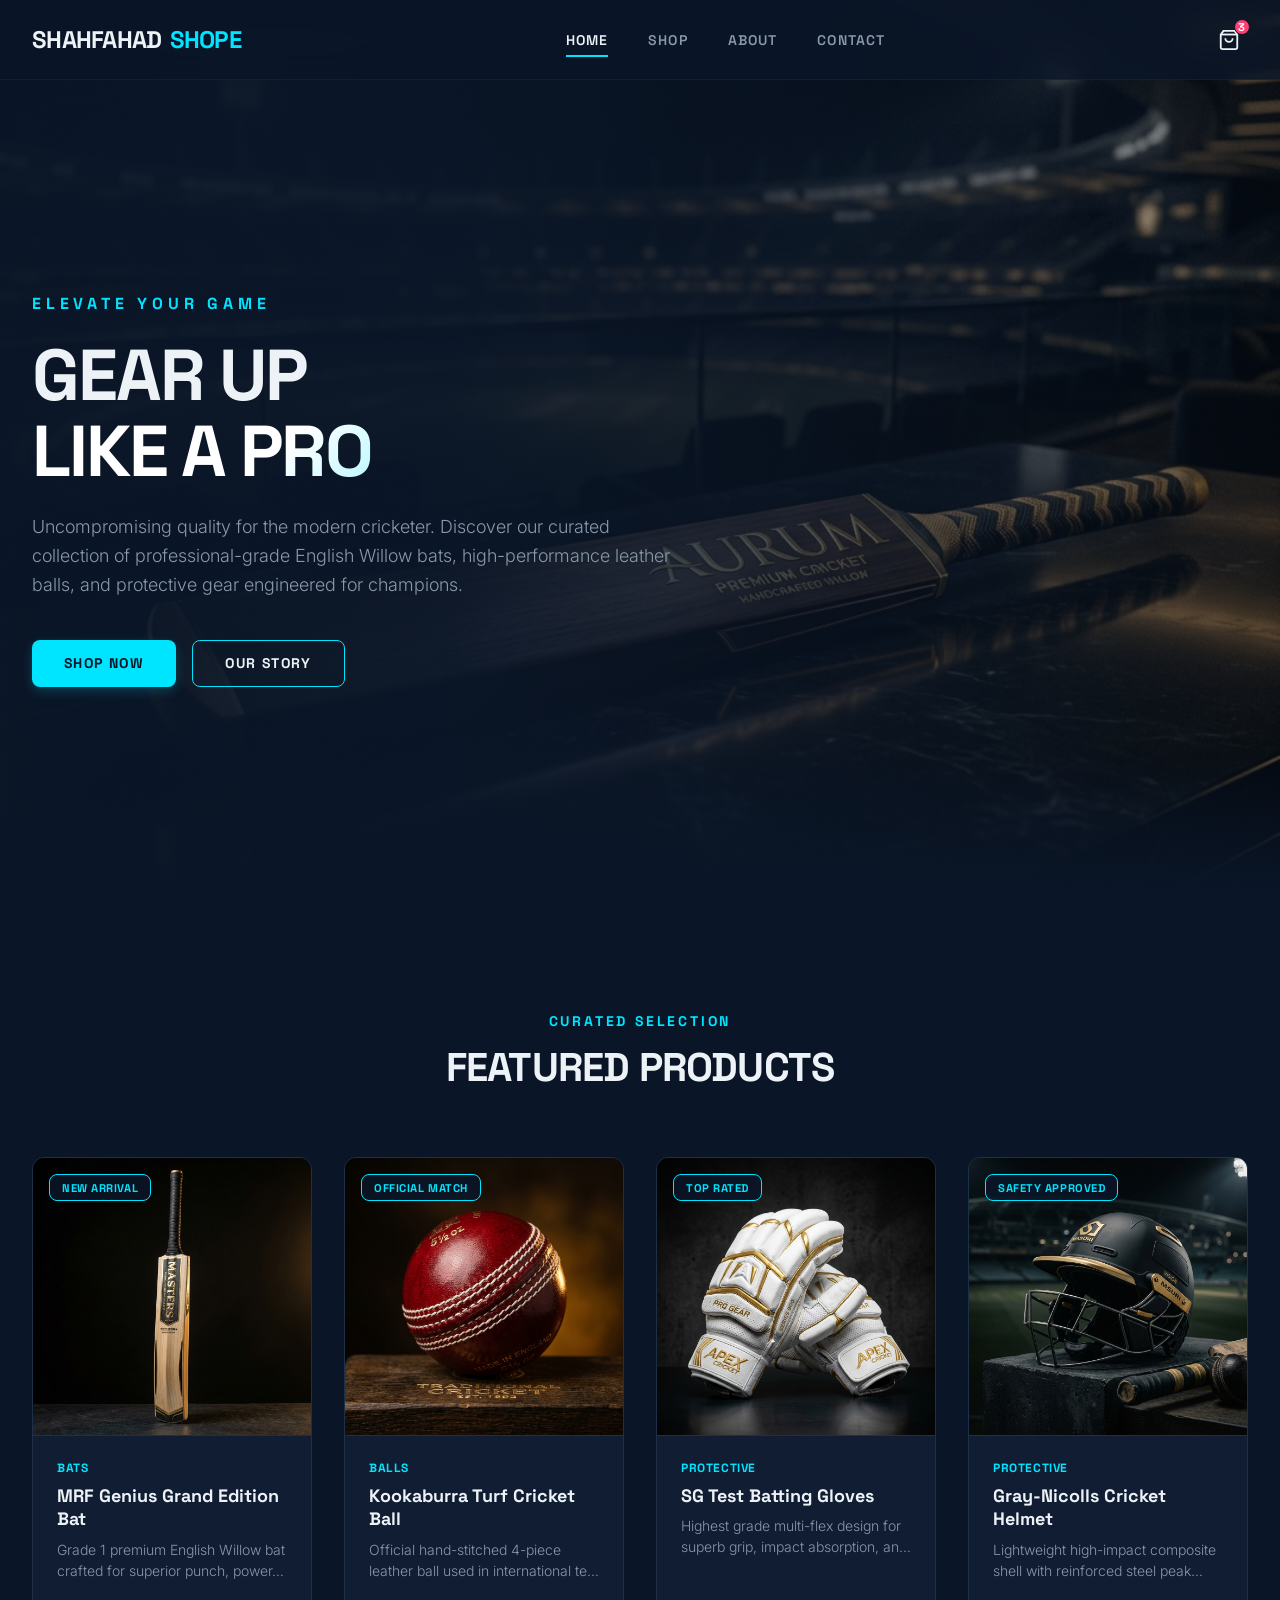
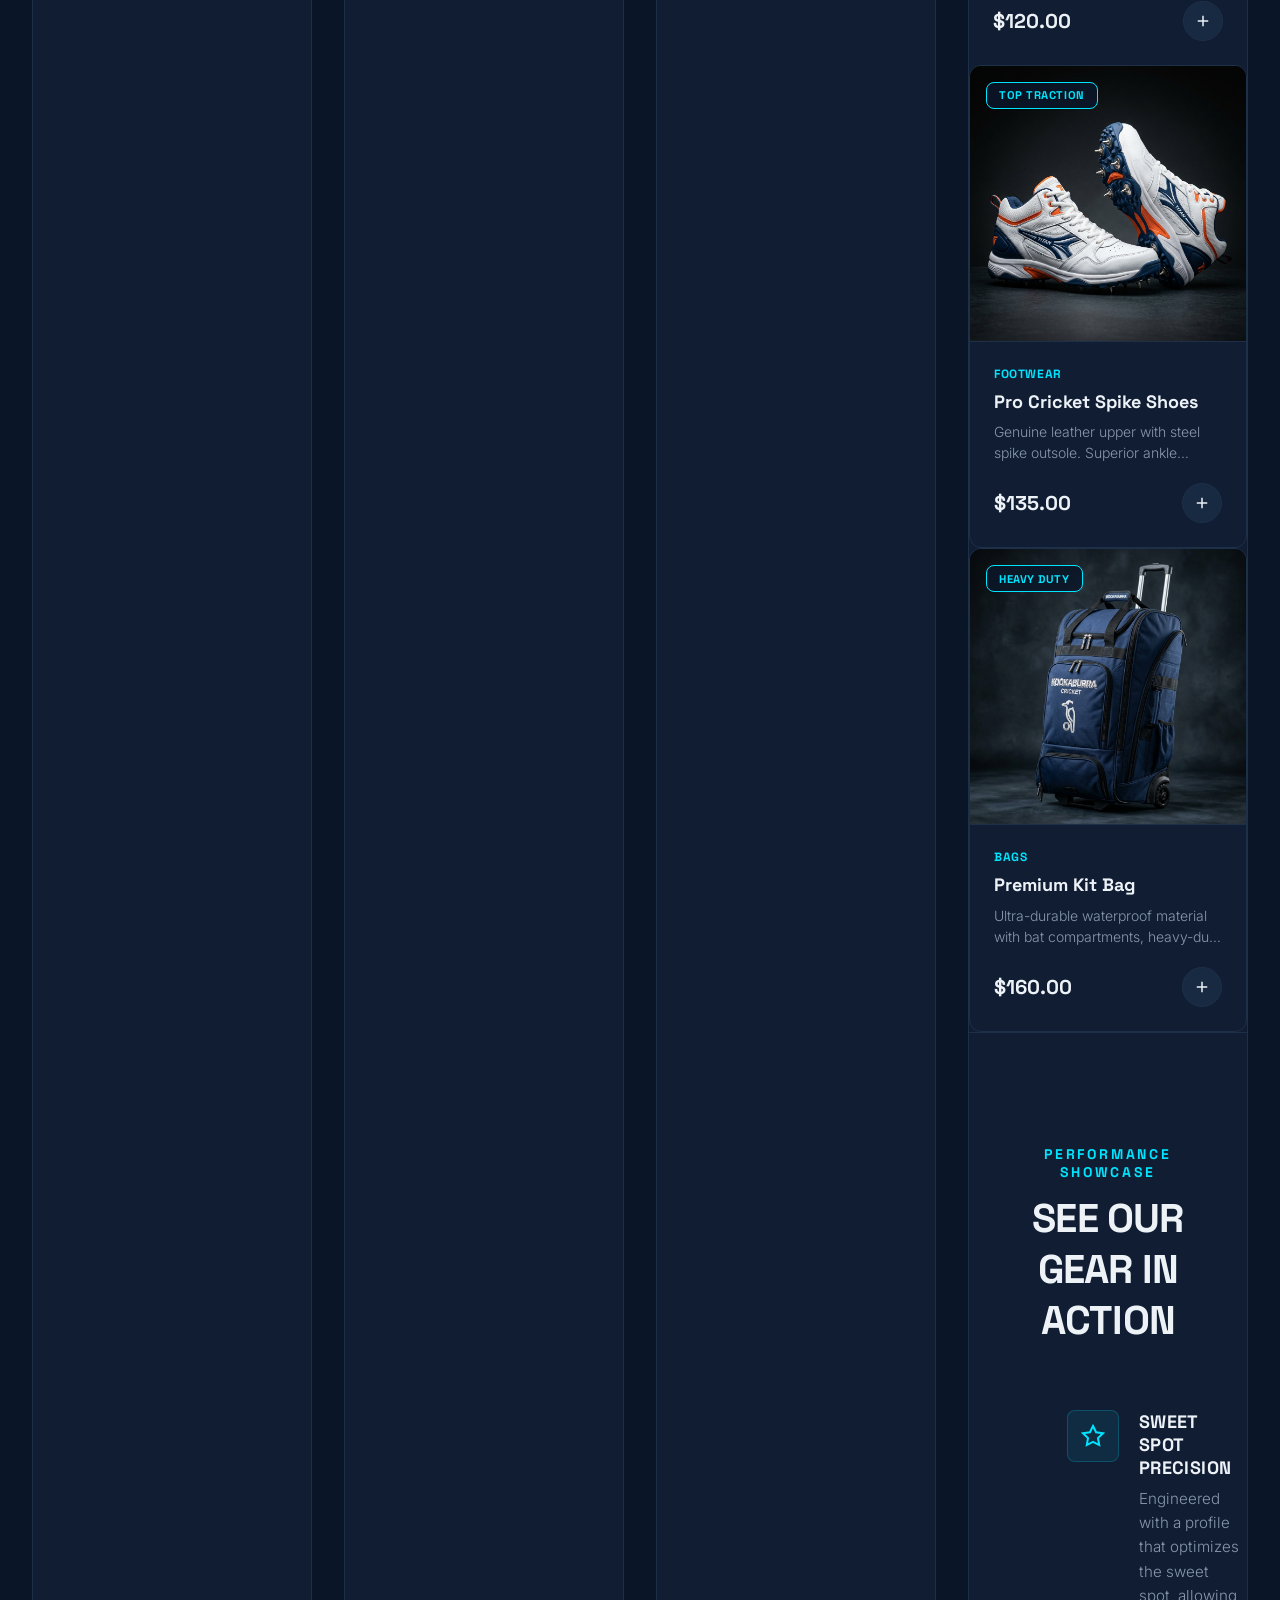
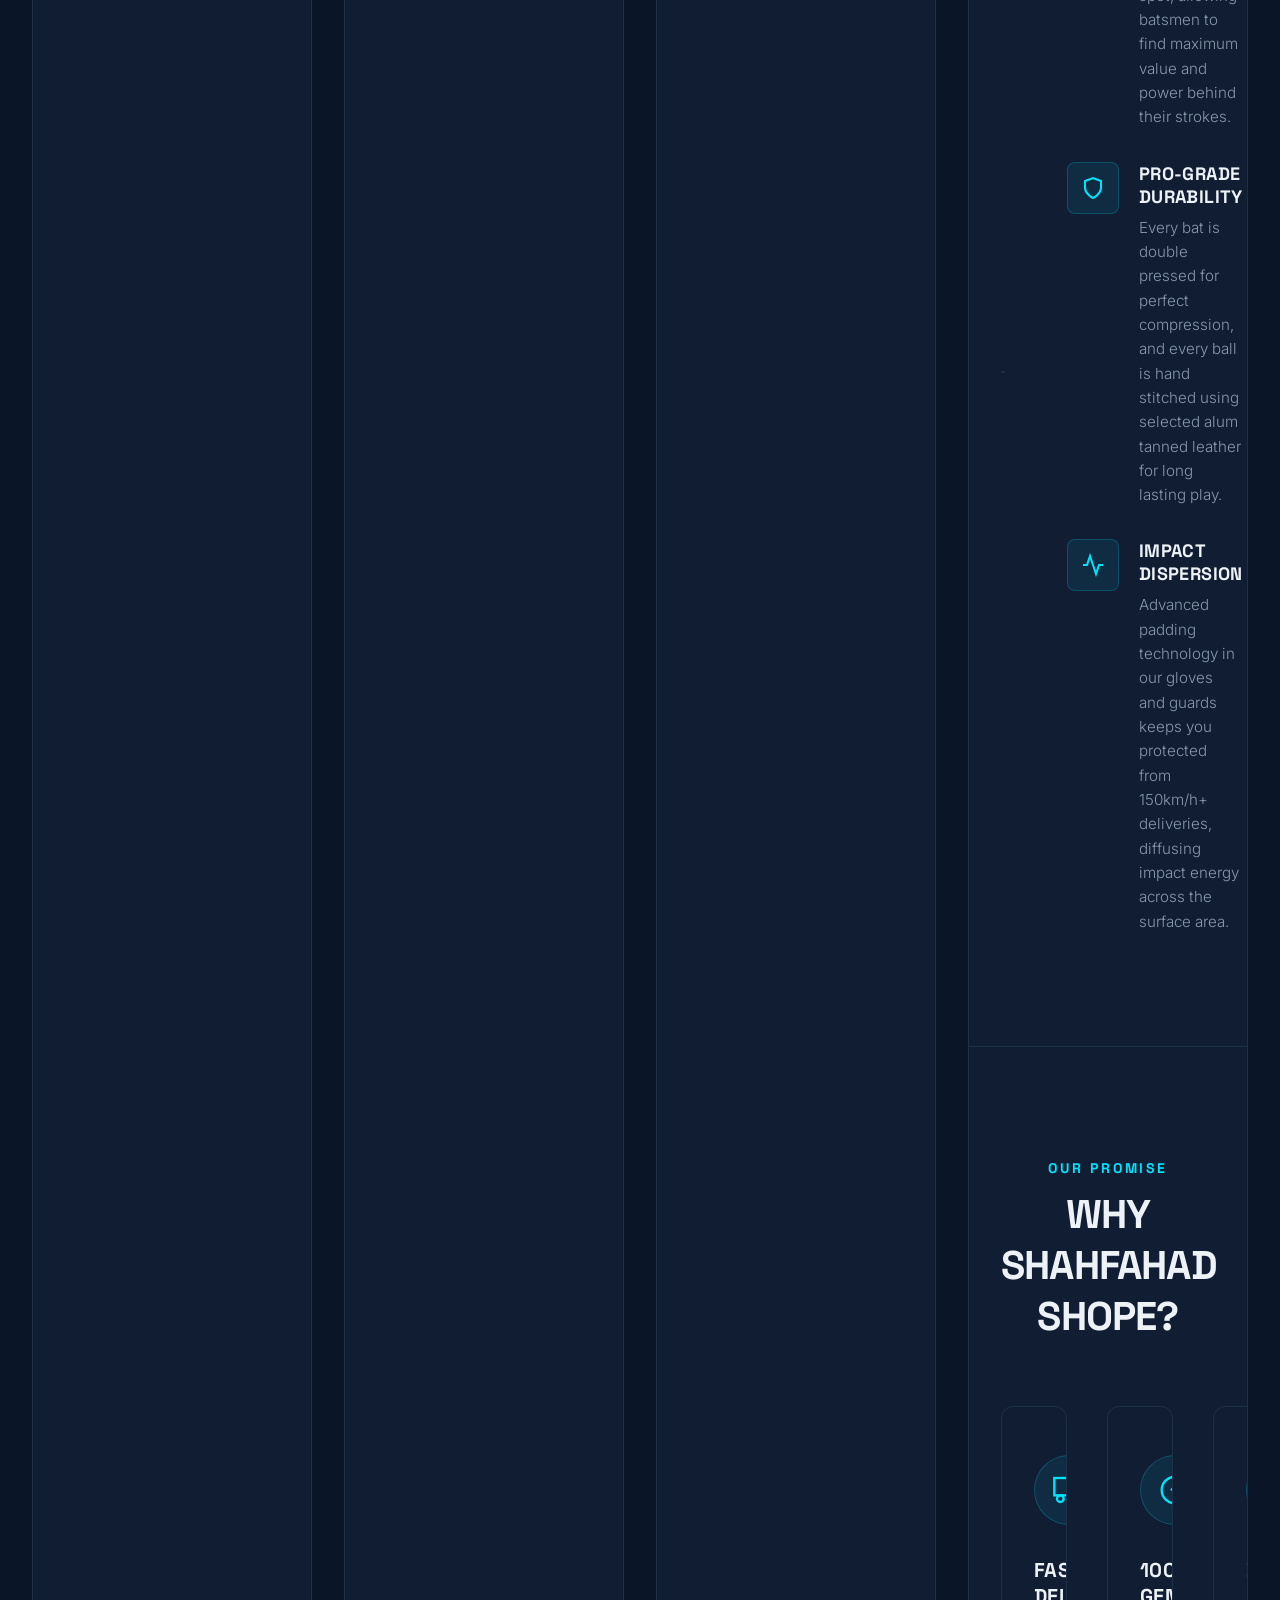
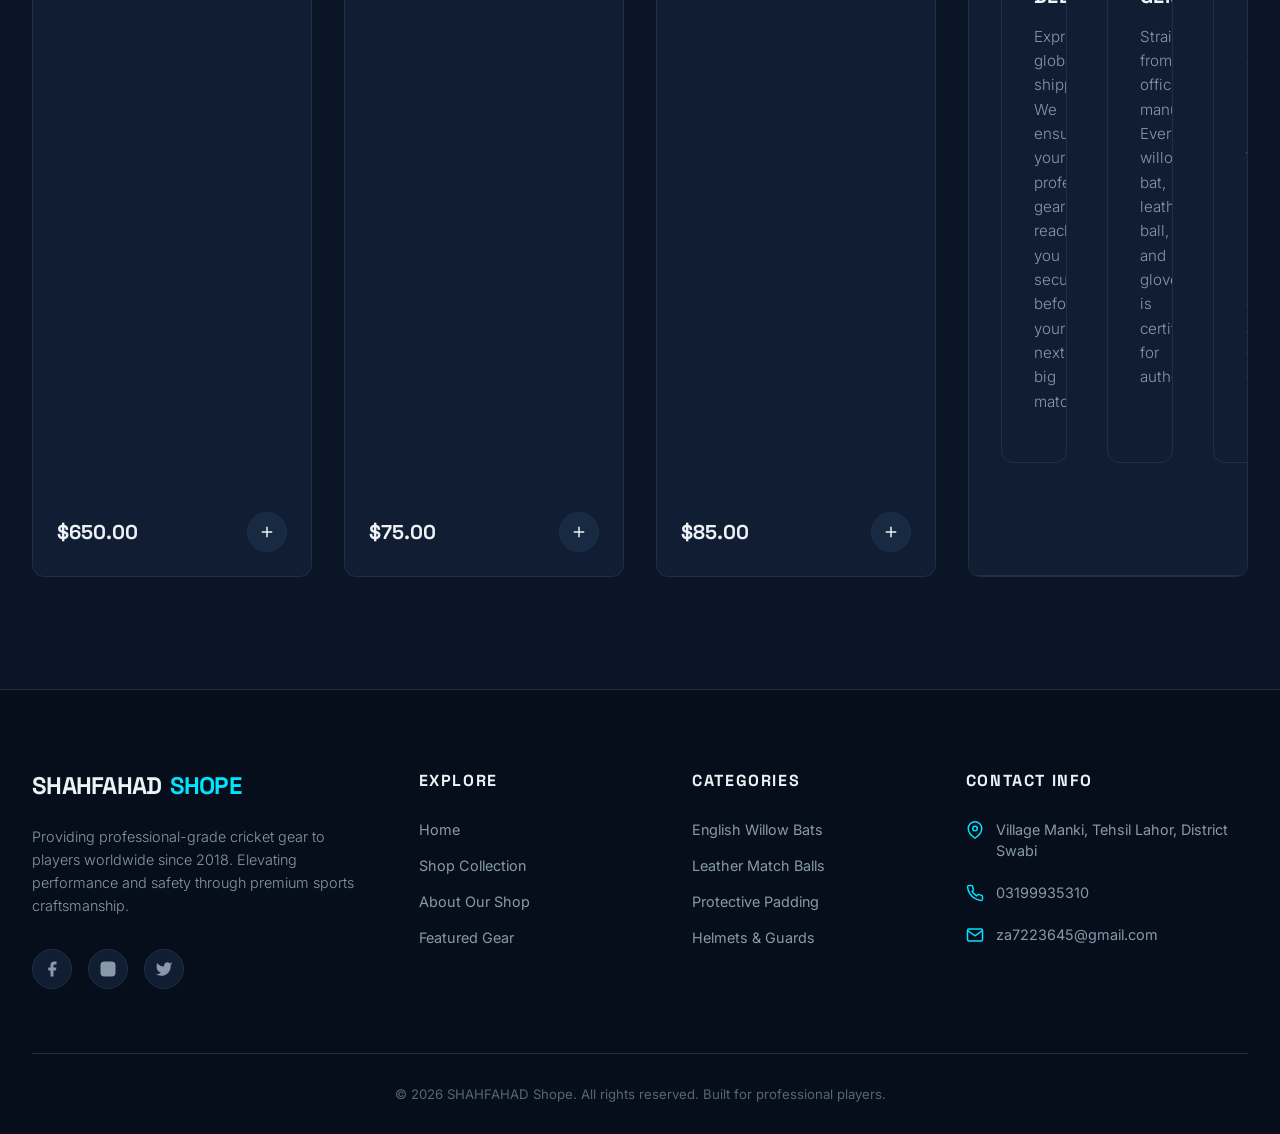
<file: cricket shope/index.html>
<!DOCTYPE html>
<html lang="en">
<head>
    <meta charset="UTF-8">
    <meta name="viewport" content="width=device-width, initial-scale=1.0">
    <title>SHAHFAHAD Shope | Premium Cricket Equipment Shop</title>
    <meta name="description" content="Gear up like a pro with SHAHFAHAD Shope's premium selection of English Willow bats, match-grade balls, and professional-grade protective gear.">
    <link rel="stylesheet" href="style.css">
</head>
<body>

    <!-- STICKY NAVBAR -->
    <header class="header">
        <div class="container navbar">
            <a href="index.html" class="logo" id="nav-logo">
                SHAHFAHAD<span>SHOPE</span>
            </a>
            
            <nav class="nav-menu">
                <a href="index.html" class="nav-link active" id="link-home">Home</a>
                <a href="shop.html" class="nav-link" id="link-shop">Shop</a>
                <a href="about.html" class="nav-link" id="link-about">About</a>
                <a href="contact.html" class="nav-link" id="link-contact">Contact</a>
            </nav>

            <div style="display: flex; align-items: center; gap: 1.5rem;">
                <a href="cart.html" class="cart-btn" id="nav-cart" aria-label="Shopping Cart">
                    <svg viewBox="0 0 24 24">
                        <path d="M6 2L3 6v14a2 2 0 0 0 2 2h14a2 2 0 0 0 2-2V6l-3-4H6z"></path>
                        <line x1="3" y1="6" x2="21" y2="6"></line>
                        <path d="M16 10a4 4 0 0 1-8 0"></path>
                    </svg>
                    <span class="cart-badge">3</span>
                </a>
                
                <!-- Mobile menu toggle for styling -->
                <div class="mobile-menu-toggle" id="mobile-toggle" aria-label="Toggle Menu">
                    <span></span>
                    <span></span>
                    <span></span>
                </div>
            </div>
        </div>
    </header>

    <main>
        <!-- HERO SECTION -->
        <section class="hero" id="hero">
            <div class="container">
                <div class="hero-content">
                    <span class="hero-tag">Elevate Your Game</span>
                    <h1 class="hero-title">
                        Gear Up <span>Like A Pro</span>
                    </h1>
                    <p class="hero-desc">
                        Uncompromising quality for the modern cricketer. Discover our curated collection of professional-grade English Willow bats, high-performance leather balls, and protective gear engineered for champions.
                    </p>
                    <div class="hero-actions">
                        <a href="shop.html" class="btn btn-primary" id="hero-cta-shop">Shop Now</a>
                        <a href="about.html" class="btn btn-secondary" id="hero-cta-about">Our Story</a>
                    </div>
                </div>
            </div>
        </section>

        <!-- FEATURED PRODUCTS -->
        <section class="section" id="featured-products">
            <div class="container">
                <div class="section-header">
                    <span class="section-subtitle">Curated Selection</span>
                    <h2 class="section-title">Featured Products</h2>
                </div>

                <div class="products-grid">
                    <!-- PRODUCT CARD 1 -->
                    <article class="product-card" id="prod-bat">
                        <div class="product-image-wrapper">
                            <span class="product-badge">New Arrival</span>
                            <img src="assets/images/product-bat.png" alt="MRF Genius Grand Edition Bat" class="product-img" loading="lazy">
                        </div>
                        <div class="product-info">
                            <span class="product-category">Bats</span>
                            <h3 class="product-name">MRF Genius Grand Edition Bat</h3>
                            <p class="product-desc">Grade 1 premium English Willow bat crafted for superior punch, power, and flawless pick-up.</p>
                            <div class="product-footer">
                                <span class="product-price">$650.00</span>
                                <button class="product-btn" aria-label="Add to Cart">
                                    <svg viewBox="0 0 24 24">
                                        <line x1="12" y1="5" x2="12" y2="19"></line>
                                        <line x1="5" y1="12" x2="19" y2="12"></line>
                                    </svg>
                                </button>
                            </div>
                        </div>
                    </article>

                    <!-- PRODUCT CARD 2 -->
                    <article class="product-card" id="prod-ball">
                        <div class="product-image-wrapper">
                            <span class="product-badge">Official Match</span>
                            <img src="assets/images/product-ball.png" alt="Kookaburra Turf Cricket Ball" class="product-img" loading="lazy">
                        </div>
                        <div class="product-info">
                            <span class="product-category">Balls</span>
                            <h3 class="product-name">Kookaburra Turf Cricket Ball</h3>
                            <p class="product-desc">Official hand-stitched 4-piece leather ball used in international test matches, delivering maximum shape retention.</p>
                            <div class="product-footer">
                                <span class="product-price">$75.00</span>
                                <button class="product-btn" aria-label="Add to Cart">
                                    <svg viewBox="0 0 24 24">
                                        <line x1="12" y1="5" x2="12" y2="19"></line>
                                        <line x1="5" y1="12" x2="19" y2="12"></line>
                                    </svg>
                                </button>
                            </div>
                        </div>
                    </article>

                    <!-- PRODUCT CARD 3 -->
                    <article class="product-card" id="prod-gloves">
                        <div class="product-image-wrapper">
                            <span class="product-badge">Top Rated</span>
                            <img src="assets/images/product-gloves.png" alt="SG Test Batting Gloves" class="product-img" loading="lazy">
                        </div>
                        <div class="product-info">
                            <span class="product-category">Protective</span>
                            <h3 class="product-name">SG Test Batting Gloves</h3>
                            <p class="product-desc">Highest grade multi-flex design for superb grip, impact absorption, and airflow ventilation.</p>
                            <div class="product-footer">
                                <span class="product-price">$85.00</span>
                                <button class="product-btn" aria-label="Add to Cart">
                                    <svg viewBox="0 0 24 24">
                                        <line x1="12" y1="5" x2="12" y2="19"></line>
                                        <line x1="5" y1="12" x2="19" y2="12"></line>
                                    </svg>
                                </button>
                            </div>
                        </div>
                    </article>

                    <!-- PRODUCT CARD 4 -->
                    <article class="product-card" id="prod-helmet">
                        <div class="product-image-wrapper">
                            <span class="product-badge">Safety Approved</span>
                            <img src="assets/images/product-helmet.png" alt="Gray-Nicolls Cricket Helmet" class="product-img" loading="lazy">
                        </div>
                        <div class="product-info">
                            <span class="product-category">Protective</span>
                            <h3 class="product-name">Gray-Nicolls Cricket Helmet</h3>
                            <p class="product-desc">Lightweight high-impact composite shell with reinforced steel peak visor and custom micro-adjustment fit system.</p>
                            <div class="product-footer">
                                <span class="product-price">$120.00</span>
                                <button class="product-btn" aria-label="Add to Cart">
                                    <svg viewBox="0 0 24 24">
                                        <line x1="12" y1="5" x2="12" y2="19"></line>
                                        <line x1="5" y1="12" x2="19" y2="12"></line>
                                    </svg>
                                </button>
                            </div>
                        </div>

                    <!-- PRODUCT CARD 5 -->
                    <article class="product-card" id="prod-shoes">
                        <div class="product-image-wrapper">
                            <span class="product-badge">Top Traction</span>
                            <img src="assets/images/product-shoes.png" alt="cricket shoes product image" class="product-img" loading="lazy">
                        </div>
                        <div class="product-info">
                            <span class="product-category">Footwear</span>
                            <h3 class="product-name">Pro Cricket Spike Shoes</h3>
                            <p class="product-desc">Genuine leather upper with steel spike outsole. Superior ankle support and cushioning for explosive runs.</p>
                            <div class="product-footer">
                                <span class="product-price">$135.00</span>
                                <button class="product-btn" aria-label="Add to Cart">
                                    <svg viewBox="0 0 24 24"><line x1="12" y1="5" x2="12" y2="19"></line><line x1="5" y1="12" x2="19" y2="12"></line></svg>
                                </button>
                            </div>
                        </div>
                    </article>

                    <!-- PRODUCT CARD 6 -->
                    <article class="product-card" id="prod-kitbag">
                        <div class="product-image-wrapper">
                            <span class="product-badge">Heavy Duty</span>
                            <img src="assets/images/product-kitbag.png" alt="cricket kit bag product image" class="product-img" loading="lazy">
                        </div>
                        <div class="product-info">
                            <span class="product-category">Bags</span>
                            <h3 class="product-name">Premium Kit Bag</h3>
                            <p class="product-desc">Ultra-durable waterproof material with bat compartments, heavy-duty wheels, and massive storage capacity.</p>
                            <div class="product-footer">
                                <span class="product-price">$160.00</span>
                                <button class="product-btn" aria-label="Add to Cart">
                                    <svg viewBox="0 0 24 24"><line x1="12" y1="5" x2="12" y2="19"></line><line x1="5" y1="12" x2="19" y2="12"></line></svg>
                                </button>
                            </div>
                        </div>
                    </article>

        <!-- PERFORMANCE VIDEO SHOWCASE -->
        <section class="section" style="border-top: 1px solid var(--border-color);" id="performance-showcase">
            <div class="container">
                <div class="section-header">
                    <span class="section-subtitle">Performance Showcase</span>
                    <h2 class="section-title">See Our Gear In Action</h2>
                </div>

                <div class="video-grid">
                    <!-- Video Container -->
                    <div class="video-wrapper">
                        <video controls preload="metadata" poster="assets/images/hero-bg.png">
                            <source src="https://assets.mixkit.co/videos/preview/mixkit-cricket-player-hitting-the-ball-41584-large.mp4" type="video/mp4">
                            Your browser does not support the video tag.
                        </video>
                    </div>

                    <!-- Highlight Features -->
                    <div class="video-features-list">
                        <div class="video-feature-item">
                            <div class="video-feature-icon">
                                <svg viewBox="0 0 24 24">
                                    <polygon points="12 2 15.09 8.26 22 9.27 17 14.14 18.18 21.02 12 17.77 5.82 21.02 7 14.14 2 9.27 8.91 8.26 12 2"></polygon>
                                </svg>
                            </div>
                            <div class="video-feature-text">
                                <h4>Sweet Spot Precision</h4>
                                <p>Engineered with a profile that optimizes the sweet spot, allowing batsmen to find maximum value and power behind their strokes.</p>
                            </div>
                        </div>

                        <div class="video-feature-item">
                            <div class="video-feature-icon">
                                <svg viewBox="0 0 24 24">
                                    <path d="M12 22s8-4 8-10V5l-8-3-8 3v7c0 6 8 10 8 10z"></path>
                                </svg>
                            </div>
                            <div class="video-feature-text">
                                <h4>Pro-grade Durability</h4>
                                <p>Every bat is double pressed for perfect compression, and every ball is hand stitched using selected alum tanned leather for long lasting play.</p>
                            </div>
                        </div>

                        <div class="video-feature-item">
                            <div class="video-feature-icon">
                                <svg viewBox="0 0 24 24">
                                    <path d="M22 12h-4l-3 9L9 3l-3 9H2"></path>
                                </svg>
                            </div>
                            <div class="video-feature-text">
                                <h4>Impact Dispersion</h4>
                                <p>Advanced padding technology in our gloves and guards keeps you protected from 150km/h+ deliveries, diffusing impact energy across the surface area.</p>
                            </div>
                        </div>
                    </div>
                </div>
            </div>
        </section>

        <!-- WHY CHOOSE US -->
        <section class="section" style="background-color: var(--bg-secondary); border-top: 1px solid var(--border-color); border-bottom: 1px solid var(--border-color);" id="why-choose-us">
            <div class="container">
                <div class="section-header">
                    <span class="section-subtitle">Our Promise</span>
                    <h2 class="section-title">Why SHAHFAHAD Shope?</h2>
                </div>

                <div class="why-us-grid">
                    <!-- COLUMN 1: FAST DELIVERY -->
                    <div class="why-us-card" id="why-fast-delivery">
                        <div class="why-us-icon">
                            <svg viewBox="0 0 24 24">
                                <rect x="1" y="3" width="15" height="13"></rect>
                                <polygon points="16 8 20 8 23 11 23 16 16 16 16 8"></polygon>
                                <circle cx="5.5" cy="18.5" r="2.5"></circle>
                                <circle cx="18.5" cy="18.5" r="2.5"></circle>
                            </svg>
                        </div>
                        <h3 class="why-us-title">Fast Delivery</h3>
                        <p class="why-us-desc">Express global shipping. We ensure your professional gear reaches you securely before your next big match.</p>
                    </div>

                    <!-- COLUMN 2: GENUINE PRODUCTS -->
                    <div class="why-us-card" id="why-genuine">
                        <div class="why-us-icon">
                            <svg viewBox="0 0 24 24">
                                <circle cx="12" cy="12" r="10"></circle>
                                <path d="M22 4L12 14.01l-3-3"></path>
                            </svg>
                        </div>
                        <h3 class="why-us-title">100% Genuine</h3>
                        <p class="why-us-desc">Straight from official manufacturers. Every willow bat, leather ball, and glove is certified for authenticity.</p>
                    </div>

                    <!-- COLUMN 3: BEST PRICES -->
                    <div class="why-us-card" id="why-best-prices">
                        <div class="why-us-icon">
                            <svg viewBox="0 0 24 24">
                                <line x1="12" y1="1" x2="12" y2="23"></line>
                                <path d="M17 5H9.5a3.5 3.5 0 0 0 0 7h5a3.5 3.5 0 0 1 0 7H6"></path>
                            </svg>
                        </div>
                        <h3 class="why-us-title">Best Prices</h3>
                        <p class="why-us-desc">Premium gear shouldn't be inaccessible. We offer competitive pricing, match-ready quality, and exclusive deals.</p>
                    </div>
                </div>
            </div>
        </section>
    </main>

    <!-- FOOTER -->
    <footer class="footer" id="contact">
        <div class="container">
            <div class="footer-grid">
                <!-- Info column -->
                <div class="footer-info">
                    <a href="index.html" class="logo">SHAHFAHAD<span>SHOPE</span></a>
                    <p class="footer-desc">
                        Providing professional-grade cricket gear to players worldwide since 2018. Elevating performance and safety through premium sports craftsmanship.
                    </p>
                    <div class="footer-socials">
                        <a href="#" class="social-icon" aria-label="Facebook">
                            <svg viewBox="0 0 24 24"><path d="M18 2h-3a5 5 0 0 0-5 5v3H7v4h3v8h4v-8h3l1-4h-4V7a1 1 0 0 1 1-1h3z"></path></svg>
                        </a>
                        <a href="#" class="social-icon" aria-label="Instagram">
                            <svg viewBox="0 0 24 24"><rect x="2" y="2" width="20" height="20" rx="5" ry="5"></rect><path d="M16 11.37A4 4 0 1 1 12.63 8 4 4 0 0 1 16 11.37z"></path><line x1="17.5" y1="6.5" x2="17.51" y2="6.5"></line></svg>
                        </a>
                        <a href="#" class="social-icon" aria-label="Twitter">
                            <svg viewBox="0 0 24 24"><path d="M23 3a10.9 10.9 0 0 1-3.14 1.53 4.48 4.48 0 0 0-7.86 3v1A10.66 10.66 0 0 1 3 4s-4 9 5 13a11.64 11.64 0 0 1-7 2c9 5 20 0 20-11.5a4.5 4.5 0 0 0-.08-.83A7.72 7.72 0 0 0 23 3z"></path></svg>
                        </a>
                    </div>
                </div>

                <!-- Quick links column -->
                <div>
                    <h4 class="footer-title">Explore</h4>
                    <ul class="footer-links">
                        <li><a href="index.html">Home</a></li>
                        <li><a href="shop.html">Shop Collection</a></li>
                        <li><a href="about.html">About Our Shop</a></li>
                        <li><a href="#hero">Featured Gear</a></li>
                    </ul>
                </div>

                <!-- Categories column -->
                <div>
                    <h4 class="footer-title">Categories</h4>
                    <ul class="footer-links">
                        <li><a href="shop.html">English Willow Bats</a></li>
                        <li><a href="shop.html">Leather Match Balls</a></li>
                        <li><a href="shop.html">Protective Padding</a></li>
                        <li><a href="shop.html">Helmets & Guards</a></li>
                    </ul>
                </div>

                <!-- Contact column -->
                <div>
                    <h4 class="footer-title">Contact Info</h4>
                    <ul class="footer-contact">
                        <li>
                            <svg viewBox="0 0 24 24"><path d="M21 10c0 7-9 13-9 13s-9-6-9-13a9 9 0 0 1 18 0z"></path><circle cx="12" cy="10" r="3"></circle></svg>
                            <span>Village Manki, Tehsil Lahor, District Swabi</span>
                        </li>
                        <li>
                            <svg viewBox="0 0 24 24"><path d="M22 16.92v3a2 2 0 0 1-2.18 2 19.79 19.79 0 0 1-8.63-3.07 19.5 19.5 0 0 1-6-6 19.79 19.79 0 0 1-3.07-8.67A2 2 0 0 1 4.11 2h3a2 2 0 0 1 2 1.72 12.84 12.84 0 0 0 .7 2.81 2 2 0 0 1-.45 2.11L8.09 9.91a16 16 0 0 0 6 6l1.27-1.27a2 2 0 0 1 2.11-.45 12.84 12.84 0 0 0 2.81.7A2 2 0 0 1 22 16.92z"></path></svg>
                            <span>03199935310</span>
                        </li>
                        <li>
                            <svg viewBox="0 0 24 24"><path d="M4 4h16c1.1 0 2 .9 2 2v12c0 1.1-.9 2-2 2H4c-1.1 0-2-.9-2-2V6c0-1.1.9-2 2-2z"></path><polyline points="22,6 12,13 2,6"></polyline></svg>
                            <span>za7223645@gmail.com</span>
                        </li>
                    </ul>
                </div>
            </div>

            <div class="footer-bottom">
                <p>&copy; 2026 SHAHFAHAD Shope. All rights reserved. Built for professional players.</p>
            </div>
        </div>
    </footer>

</body>
</html>
</file>
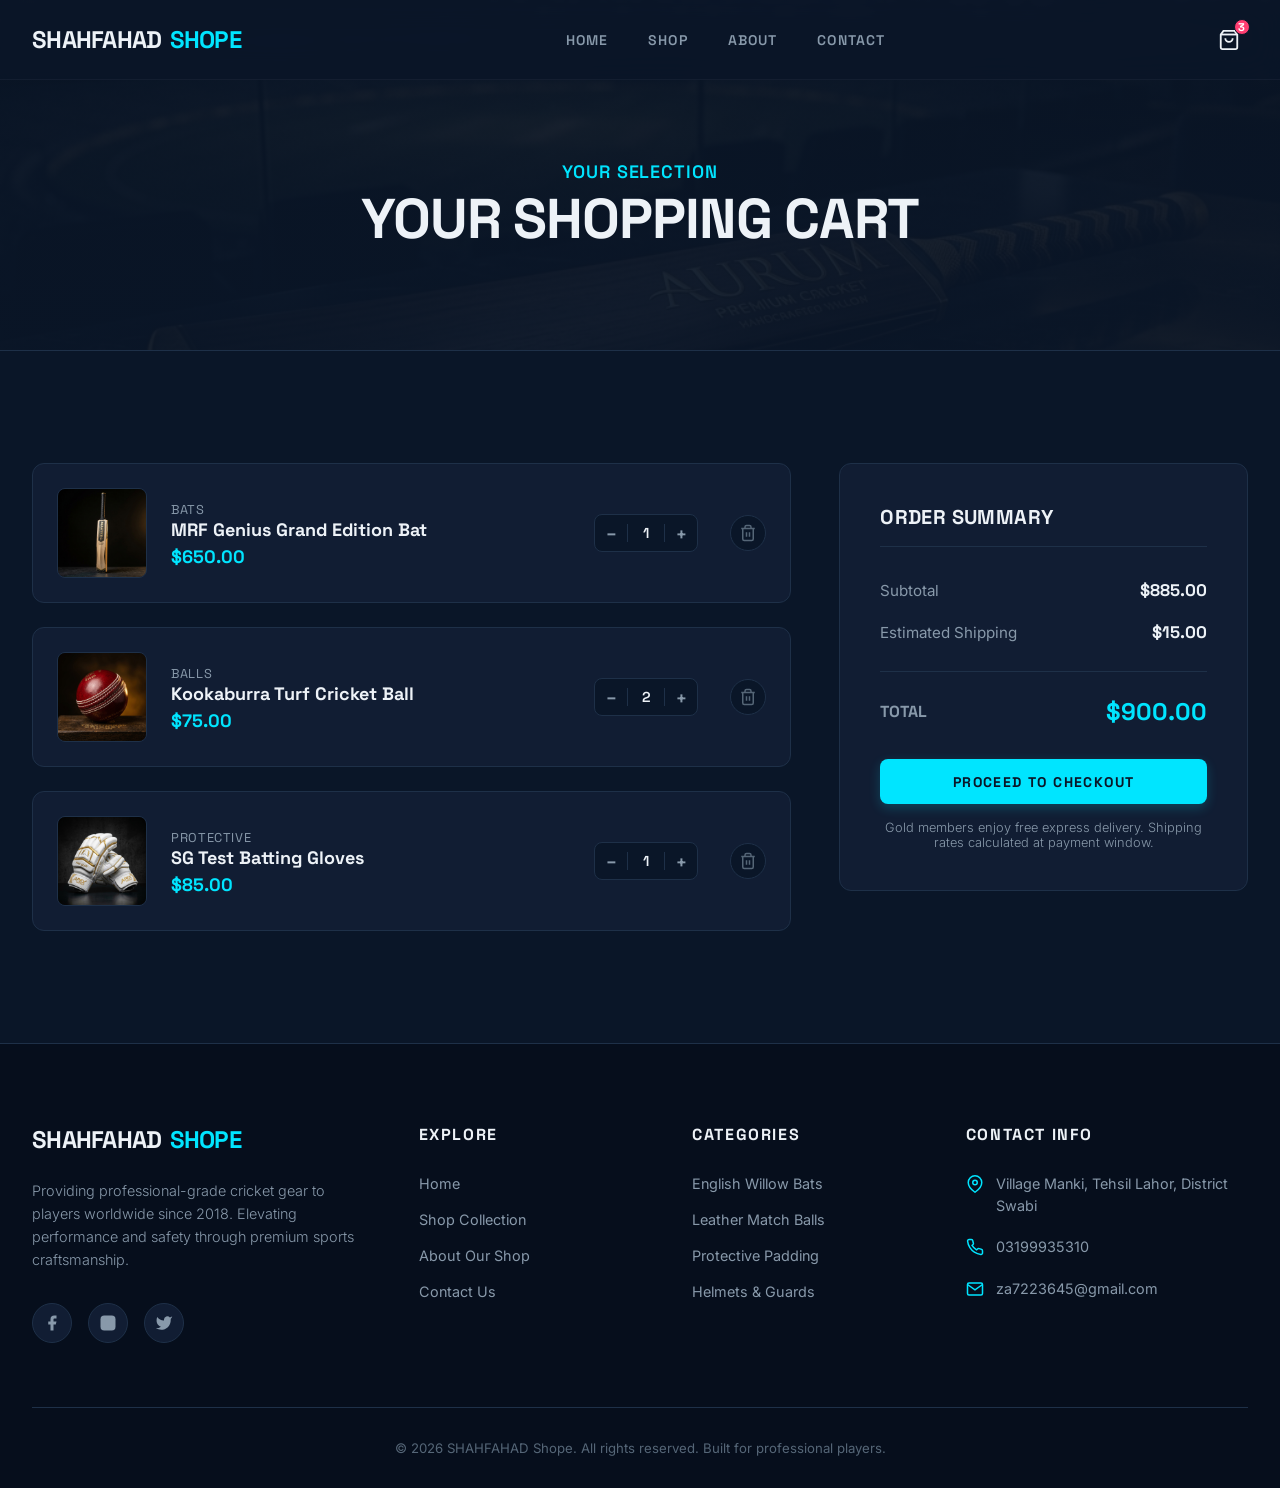
<file: cricket shope/cart.html>
<!DOCTYPE html>
<html lang="en">
<head>
    <meta charset="UTF-8">
    <meta name="viewport" content="width=device-width, initial-scale=1.0">
    <title>Shopping Cart | SHAHFAHAD Shope</title>
    <meta name="description" content="Manage your premium cricket equipment selection and proceed to checkout at SHAHFAHAD Shope.">
    <link rel="stylesheet" href="style.css">
</head>
<body>

    <!-- STICKY NAVBAR -->
    <header class="header">
        <div class="container navbar">
            <a href="index.html" class="logo" id="nav-logo">
                SHAHFAHAD<span>SHOPE</span>
            </a>
            
            <nav class="nav-menu">
                <a href="index.html" class="nav-link" id="link-home">Home</a>
                <a href="shop.html" class="nav-link" id="link-shop">Shop</a>
                <a href="about.html" class="nav-link" id="link-about">About</a>
                <a href="contact.html" class="nav-link" id="link-contact">Contact</a>
            </nav>

            <div style="display: flex; align-items: center; gap: 1.5rem;">
                <a href="cart.html" class="cart-btn" id="nav-cart" aria-label="Shopping Cart">
                    <svg viewBox="0 0 24 24">
                        <path d="M6 2L3 6v14a2 2 0 0 0 2 2h14a2 2 0 0 0 2-2V6l-3-4H6z"></path>
                        <line x1="3" y1="6" x2="21" y2="6"></line>
                        <path d="M16 10a4 4 0 0 1-8 0"></path>
                    </svg>
                    <span class="cart-badge">3</span>
                </a>
                
                <div class="mobile-menu-toggle" id="mobile-toggle" aria-label="Toggle Menu">
                    <span></span>
                    <span></span>
                    <span></span>
                </div>
            </div>
        </div>
    </header>

    <main>
        <!-- PAGE BANNER -->
        <section class="page-banner">
            <div class="container">
                <span class="page-subtitle">Your Selection</span>
                <h1 class="page-title">Your Shopping Cart</h1>
            </div>
        </section>

        <!-- CART LAYOUT -->
        <section class="section">
            <div class="container">
                <div class="cart-layout">
                    <!-- Left column: Item list -->
                    <div class="cart-items-list" id="cart-items-container">
                        
                        <!-- CART ITEM 1: MRF Genius Bat -->
                        <div class="cart-item" id="cart-item-1">
                            <div class="cart-item-img-wrapper">
                                <img src="assets/images/product-bat.png" alt="MRF Genius Grand Edition Bat" class="cart-item-img">
                            </div>
                            <div class="cart-item-details">
                                <span class="cart-item-meta">Bats</span>
                                <h3 class="cart-item-title">MRF Genius Grand Edition Bat</h3>
                                <div class="cart-item-price">$650.00</div>
                            </div>
                            <div class="cart-item-actions">
                                <!-- Styled pure CSS static quantity -->
                                <div class="quantity-selector">
                                    <div class="qty-btn" aria-label="Decrease Quantity">&minus;</div>
                                    <div class="qty-val">1</div>
                                    <div class="qty-btn" aria-label="Increase Quantity">&plus;</div>
                                </div>
                                <button class="cart-item-remove-btn" aria-label="Remove Item">
                                    <svg viewBox="0 0 24 24">
                                        <polyline points="3 6 5 6 21 6"></polyline>
                                        <path d="M19 6v14a2 2 0 0 1-2 2H7a2 2 0 0 1-2-2V6m3 0V4a2 2 0 0 1 2-2h4a2 2 0 0 1 2 2v2"></path>
                                        <line x1="10" y1="11" x2="10" y2="17"></line>
                                        <line x1="14" y1="11" x2="14" y2="17"></line>
                                    </svg>
                                </button>
                            </div>
                        </div>

                        <!-- CART ITEM 2: Kookaburra Ball -->
                        <div class="cart-item" id="cart-item-2">
                            <div class="cart-item-img-wrapper">
                                <img src="assets/images/product-ball.png" alt="Kookaburra Turf Cricket Ball" class="cart-item-img">
                            </div>
                            <div class="cart-item-details">
                                <span class="cart-item-meta">Balls</span>
                                <h3 class="cart-item-title">Kookaburra Turf Cricket Ball</h3>
                                <div class="cart-item-price">$75.00</div>
                            </div>
                            <div class="cart-item-actions">
                                <div class="quantity-selector">
                                    <div class="qty-btn" aria-label="Decrease Quantity">&minus;</div>
                                    <div class="qty-val">2</div>
                                    <div class="qty-btn" aria-label="Increase Quantity">&plus;</div>
                                </div>
                                <button class="cart-item-remove-btn" aria-label="Remove Item">
                                    <svg viewBox="0 0 24 24">
                                        <polyline points="3 6 5 6 21 6"></polyline>
                                        <path d="M19 6v14a2 2 0 0 1-2 2H7a2 2 0 0 1-2-2V6m3 0V4a2 2 0 0 1 2-2h4a2 2 0 0 1 2 2v2"></path>
                                        <line x1="10" y1="11" x2="10" y2="17"></line>
                                        <line x1="14" y1="11" x2="14" y2="17"></line>
                                    </svg>
                                </button>
                            </div>
                        </div>

                        <!-- CART ITEM 3: SG Test Gloves -->
                        <div class="cart-item" id="cart-item-3">
                            <div class="cart-item-img-wrapper">
                                <img src="assets/images/product-gloves.png" alt="SG Test Batting Gloves" class="cart-item-img">
                            </div>
                            <div class="cart-item-details">
                                <span class="cart-item-meta">Protective</span>
                                <h3 class="cart-item-title">SG Test Batting Gloves</h3>
                                <div class="cart-item-price">$85.00</div>
                            </div>
                            <div class="cart-item-actions">
                                <div class="quantity-selector">
                                    <div class="qty-btn" aria-label="Decrease Quantity">&minus;</div>
                                    <div class="qty-val">1</div>
                                    <div class="qty-btn" aria-label="Increase Quantity">&plus;</div>
                                </div>
                                <button class="cart-item-remove-btn" aria-label="Remove Item">
                                    <svg viewBox="0 0 24 24">
                                        <polyline points="3 6 5 6 21 6"></polyline>
                                        <path d="M19 6v14a2 2 0 0 1-2 2H7a2 2 0 0 1-2-2V6m3 0V4a2 2 0 0 1 2-2h4a2 2 0 0 1 2 2v2"></path>
                                        <line x1="10" y1="11" x2="10" y2="17"></line>
                                        <line x1="14" y1="11" x2="14" y2="17"></line>
                                    </svg>
                                </button>
                            </div>
                        </div>

                    </div>

                    <!-- Right column: Summary Box -->
                    <div class="cart-summary" id="cart-summary-card">
                        <h3 class="summary-title">Order Summary</h3>
                        <div class="summary-details">
                            <div class="summary-row">
                                <span class="summary-label">Subtotal</span>
                                <span class="summary-val">$885.00</span>
                            </div>
                            <div class="summary-row">
                                <span class="summary-label">Estimated Shipping</span>
                                <span class="summary-val">$15.00</span>
                            </div>
                            <div class="summary-row total">
                                <span class="summary-label">Total</span>
                                <span class="summary-val">$900.00</span>
                            </div>
                        </div>
                        <button class="btn btn-primary" style="width: 100%; margin-bottom: 1rem;">Proceed To Checkout</button>
                        <p style="font-size: 0.8rem; color: var(--text-secondary); text-align: center; font-weight: 300;">
                            Gold members enjoy free express delivery. Shipping rates calculated at payment window.
                        </p>
                    </div>
                </div>
            </div>
        </section>
    </main>

    <!-- FOOTER -->
    <footer class="footer" id="contact">
        <div class="container">
            <div class="footer-grid">
                <!-- Info column -->
                <div class="footer-info">
                    <a href="index.html" class="logo">SHAHFAHAD<span>SHOPE</span></a>
                    <p class="footer-desc">
                        Providing professional-grade cricket gear to players worldwide since 2018. Elevating performance and safety through premium sports craftsmanship.
                    </p>
                    <div class="footer-socials">
                        <a href="#" class="social-icon" aria-label="Facebook">
                            <svg viewBox="0 0 24 24"><path d="M18 2h-3a5 5 0 0 0-5 5v3H7v4h3v8h4v-8h3l1-4h-4V7a1 1 0 0 1 1-1h3z"></path></svg>
                        </a>
                        <a href="#" class="social-icon" aria-label="Instagram">
                            <svg viewBox="0 0 24 24"><rect x="2" y="2" width="20" height="20" rx="5" ry="5"></rect><path d="M16 11.37A4 4 0 1 1 12.63 8 4 4 0 0 1 16 11.37z"></path><line x1="17.5" y1="6.5" x2="17.51" y2="6.5"></line></svg>
                        </a>
                        <a href="#" class="social-icon" aria-label="Twitter">
                            <svg viewBox="0 0 24 24"><path d="M23 3a10.9 10.9 0 0 1-3.14 1.53 4.48 4.48 0 0 0-7.86 3v1A10.66 10.66 0 0 1 3 4s-4 9 5 13a11.64 11.64 0 0 1-7 2c9 5 20 0 20-11.5a4.5 4.5 0 0 0-.08-.83A7.72 7.72 0 0 0 23 3z"></path></svg>
                        </a>
                    </div>
                </div>

                <!-- Quick links column -->
                <div>
                    <h4 class="footer-title">Explore</h4>
                    <ul class="footer-links">
                        <li><a href="index.html">Home</a></li>
                        <li><a href="shop.html">Shop Collection</a></li>
                        <li><a href="about.html">About Our Shop</a></li>
                        <li><a href="contact.html">Contact Us</a></li>
                    </ul>
                </div>

                <!-- Categories column -->
                <div>
                    <h4 class="footer-title">Categories</h4>
                    <ul class="footer-links">
                        <li><a href="shop.html">English Willow Bats</a></li>
                        <li><a href="shop.html">Leather Match Balls</a></li>
                        <li><a href="shop.html">Protective Padding</a></li>
                        <li><a href="shop.html">Helmets & Guards</a></li>
                    </ul>
                </div>

                <!-- Contact column -->
                <div>
                    <h4 class="footer-title">Contact Info</h4>
                    <ul class="footer-contact">
                        <li>
                            <svg viewBox="0 0 24 24"><path d="M21 10c0 7-9 13-9 13s-9-6-9-13a9 9 0 0 1 18 0z"></path><circle cx="12" cy="10" r="3"></circle></svg>
                            <span>Village Manki, Tehsil Lahor, District Swabi</span>
                        </li>
                        <li>
                            <svg viewBox="0 0 24 24"><path d="M22 16.92v3a2 2 0 0 1-2.18 2 19.79 19.79 0 0 1-8.63-3.07 19.5 19.5 0 0 1-6-6 19.79 19.79 0 0 1-3.07-8.67A2 2 0 0 1 4.11 2h3a2 2 0 0 1 2 1.72 12.84 12.84 0 0 0 .7 2.81 2 2 0 0 1-.45 2.11L8.09 9.91a16 16 0 0 0 6 6l1.27-1.27a2 2 0 0 1 2.11-.45 12.84 12.84 0 0 0 2.81.7A2 2 0 0 1 22 16.92z"></path></svg>
                            <span>03199935310</span>
                        </li>
                        <li>
                            <svg viewBox="0 0 24 24"><path d="M4 4h16c1.1 0 2 .9 2 2v12c0 1.1-.9 2-2 2H4c-1.1 0-2-.9-2-2V6c0-1.1.9-2 2-2z"></path><polyline points="22,6 12,13 2,6"></polyline></svg>
                            <span>za7223645@gmail.com</span>
                        </li>
                    </ul>
                </div>
            </div>

            <div class="footer-bottom">
                <p>&copy; 2026 SHAHFAHAD Shope. All rights reserved. Built for professional players.</p>
            </div>
        </div>
    </footer>

</body>
</html>
</file>
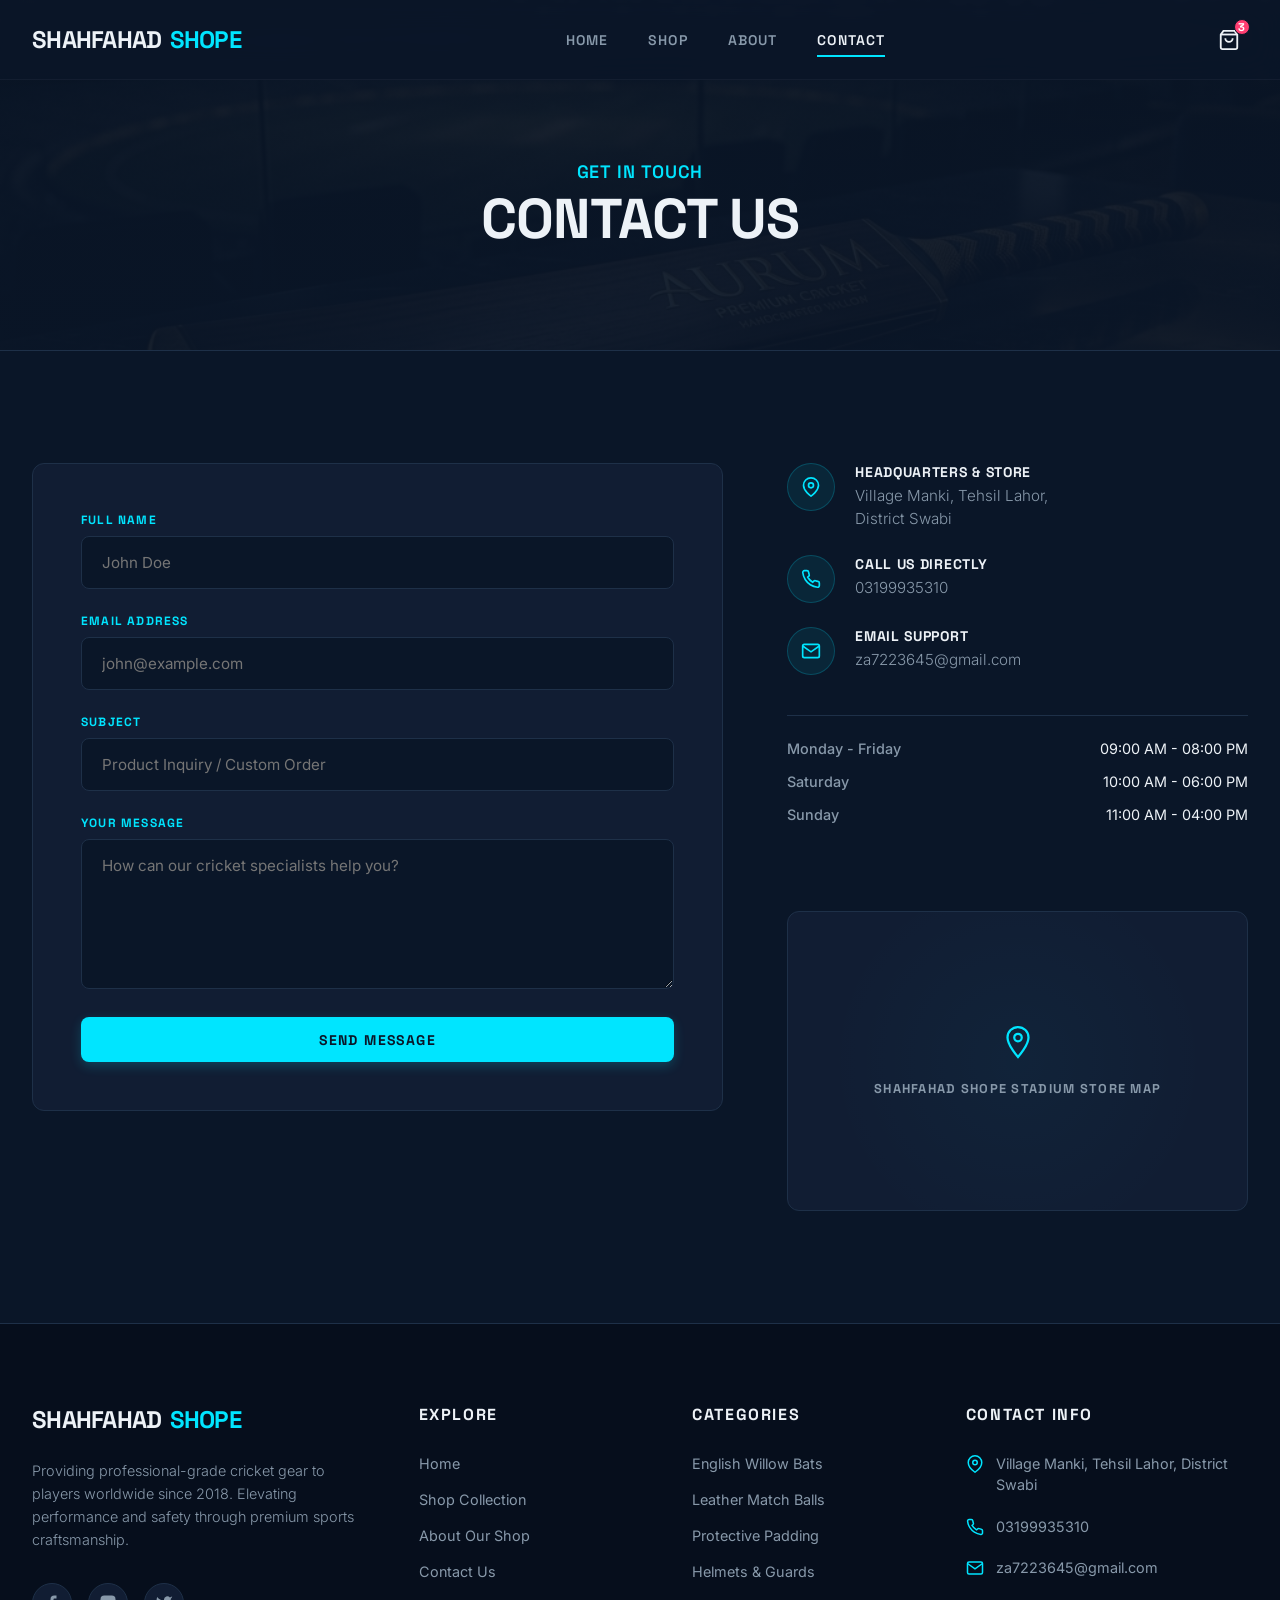
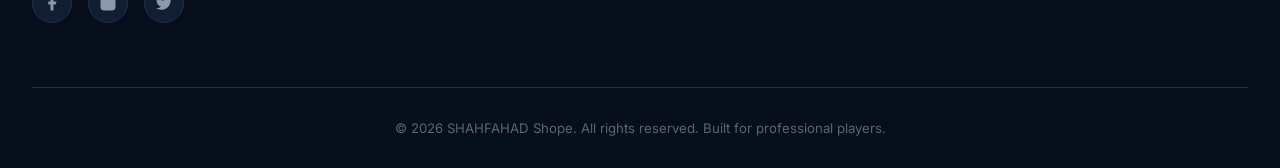
<file: cricket shope/contact.html>
<!DOCTYPE html>
<html lang="en">
<head>
    <meta charset="UTF-8">
    <meta name="viewport" content="width=device-width, initial-scale=1.0">
    <title>Contact Us | SHAHFAHAD Shope</title>
    <meta name="description" content="Get in touch with SHAHFAHAD Shope. Send us a message, find our physical store location, and check our business hours.">
    <link rel="stylesheet" href="style.css">
</head>
<body>

    <!-- STICKY NAVBAR -->
    <header class="header">
        <div class="container navbar">
            <a href="index.html" class="logo" id="nav-logo">
                SHAHFAHAD<span>SHOPE</span>
            </a>
            
            <nav class="nav-menu">
                <a href="index.html" class="nav-link" id="link-home">Home</a>
                <a href="shop.html" class="nav-link" id="link-shop">Shop</a>
                <a href="about.html" class="nav-link" id="link-about">About</a>
                <a href="contact.html" class="nav-link active" id="link-contact">Contact</a>
            </nav>

            <div style="display: flex; align-items: center; gap: 1.5rem;">
                <a href="cart.html" class="cart-btn" id="nav-cart" aria-label="Shopping Cart">
                    <svg viewBox="0 0 24 24">
                        <path d="M6 2L3 6v14a2 2 0 0 0 2 2h14a2 2 0 0 0 2-2V6l-3-4H6z"></path>
                        <line x1="3" y1="6" x2="21" y2="6"></line>
                        <path d="M16 10a4 4 0 0 1-8 0"></path>
                    </svg>
                    <span class="cart-badge">3</span>
                </a>
                
                <div class="mobile-menu-toggle" id="mobile-toggle" aria-label="Toggle Menu">
                    <span></span>
                    <span></span>
                    <span></span>
                </div>
            </div>
        </div>
    </header>

    <main>
        <!-- PAGE BANNER -->
        <section class="page-banner">
            <div class="container">
                <span class="page-subtitle">Get in Touch</span>
                <h1 class="page-title">Contact Us</h1>
            </div>
        </section>

        <!-- CONTACT DETAILS & FORM -->
        <section class="section">
            <div class="container">
                <div class="contact-section">
                    <!-- Left Column: Form -->
                    <div id="contact-form-side">
                        <form class="contact-form" action="#" method="POST" onsubmit="return false;">
                            <div class="form-group">
                                <label for="form-name" class="form-label">Full Name</label>
                                <input type="text" id="form-name" class="form-control" placeholder="John Doe" required autocomplete="name">
                            </div>
                            <div class="form-group">
                                <label for="form-email" class="form-label">Email Address</label>
                                <input type="email" id="form-email" class="form-control" placeholder="john@example.com" required autocomplete="email">
                            </div>
                            <div class="form-group">
                                <label for="form-subject" class="form-label">Subject</label>
                                <input type="text" id="form-subject" class="form-control" placeholder="Product Inquiry / Custom Order" required>
                            </div>
                            <div class="form-group">
                                <label for="form-message" class="form-label">Your Message</label>
                                <textarea id="form-message" class="form-control" placeholder="How can our cricket specialists help you?" required></textarea>
                            </div>
                            <button type="submit" class="btn btn-primary" style="width: 100%;">Send Message</button>
                        </form>
                    </div>

                    <!-- Right Column: Info & Map -->
                    <div class="contact-info-panel" id="contact-info-side">
                        <div class="contact-details-list">
                            <!-- Detail item: Address -->
                            <div class="contact-detail-item">
                                <div class="contact-detail-icon">
                                    <svg viewBox="0 0 24 24">
                                        <path d="M21 10c0 7-9 13-9 13s-9-6-9-13a9 9 0 0 1 18 0z"></path>
                                        <circle cx="12" cy="10" r="3"></circle>
                                    </svg>
                                </div>
                                <div class="contact-detail-text">
                                    <h4>Headquarters & Store</h4>
                                    <p>Village Manki, Tehsil Lahor,<br>District Swabi</p>
                                </div>
                            </div>

                            <!-- Detail item: Phone -->
                            <div class="contact-detail-item">
                                <div class="contact-detail-icon">
                                    <svg viewBox="0 0 24 24">
                                        <path d="M22 16.92v3a2 2 0 0 1-2.18 2 19.79 19.79 0 0 1-8.63-3.07 19.5 19.5 0 0 1-6-6 19.79 19.79 0 0 1-3.07-8.67A2 2 0 0 1 4.11 2h3a2 2 0 0 1 2 1.72 12.84 12.84 0 0 0 .7 2.81 2 2 0 0 1-.45 2.11L8.09 9.91a16 16 0 0 0 6 6l1.27-1.27a2 2 0 0 1 2.11-.45 12.84 12.84 0 0 0 2.81.7A2 2 0 0 1 22 16.92z"></path>
                                    </svg>
                                </div>
                                <div class="contact-detail-text">
                                    <h4>Call Us Directly</h4>
                                    <p>03199935310</p>
                                </div>
                            </div>

                            <!-- Detail item: Email -->
                            <div class="contact-detail-item">
                                <div class="contact-detail-icon">
                                    <svg viewBox="0 0 24 24">
                                        <path d="M4 4h16c1.1 0 2 .9 2 2v12c0 1.1-.9 2-2 2H4c-1.1 0-2-.9-2-2V6c0-1.1.9-2 2-2z"></path>
                                        <polyline points="22,6 12,13 2,6"></polyline>
                                    </svg>
                                </div>
                                <div class="contact-detail-text">
                                    <h4>Email Support</h4>
                                    <p>za7223645@gmail.com</p>
                                </div>
                            </div>
                        </div>

                        <!-- Business Hours Grid -->
                        <div class="hours-grid">
                            <span class="hours-day">Monday - Friday</span>
                            <span class="hours-time">09:00 AM - 08:00 PM</span>

                            <span class="hours-day">Saturday</span>
                            <span class="hours-time">10:00 AM - 06:00 PM</span>

                            <span class="hours-day">Sunday</span>
                            <span class="hours-time">11:00 AM - 04:00 PM</span>
                        </div>

                        <!-- Map placeholder box -->
                        <div class="map-placeholder">
                            <div class="map-icon">
                                <svg viewBox="0 0 24 24">
                                    <path d="M12 2C8.13 2 5 5.13 5 9c0 5.25 7 13 7 13s7-7.75 7-13c0-3.87-3.13-7-7-7z"></path>
                                    <circle cx="12" cy="9" r="2.5"></circle>
                                </svg>
                            </div>
                            <span class="map-text">SHAHFAHAD Shope Stadium Store Map</span>
                        </div>
                    </div>
                </div>
            </div>
        </section>
    </main>

    <!-- FOOTER -->
    <footer class="footer" id="contact">
        <div class="container">
            <div class="footer-grid">
                <!-- Info column -->
                <div class="footer-info">
                    <a href="index.html" class="logo">SHAHFAHAD<span>SHOPE</span></a>
                    <p class="footer-desc">
                        Providing professional-grade cricket gear to players worldwide since 2018. Elevating performance and safety through premium sports craftsmanship.
                    </p>
                    <div class="footer-socials">
                        <a href="#" class="social-icon" aria-label="Facebook">
                            <svg viewBox="0 0 24 24"><path d="M18 2h-3a5 5 0 0 0-5 5v3H7v4h3v8h4v-8h3l1-4h-4V7a1 1 0 0 1 1-1h3z"></path></svg>
                        </a>
                        <a href="#" class="social-icon" aria-label="Instagram">
                            <svg viewBox="0 0 24 24"><rect x="2" y="2" width="20" height="20" rx="5" ry="5"></rect><path d="M16 11.37A4 4 0 1 1 12.63 8 4 4 0 0 1 16 11.37z"></path><line x1="17.5" y1="6.5" x2="17.51" y2="6.5"></line></svg>
                        </a>
                        <a href="#" class="social-icon" aria-label="Twitter">
                            <svg viewBox="0 0 24 24"><path d="M23 3a10.9 10.9 0 0 1-3.14 1.53 4.48 4.48 0 0 0-7.86 3v1A10.66 10.66 0 0 1 3 4s-4 9 5 13a11.64 11.64 0 0 1-7 2c9 5 20 0 20-11.5a4.5 4.5 0 0 0-.08-.83A7.72 7.72 0 0 0 23 3z"></path></svg>
                        </a>
                    </div>
                </div>

                <!-- Quick links column -->
                <div>
                    <h4 class="footer-title">Explore</h4>
                    <ul class="footer-links">
                        <li><a href="index.html">Home</a></li>
                        <li><a href="shop.html">Shop Collection</a></li>
                        <li><a href="about.html">About Our Shop</a></li>
                        <li><a href="contact.html">Contact Us</a></li>
                    </ul>
                </div>

                <!-- Categories column -->
                <div>
                    <h4 class="footer-title">Categories</h4>
                    <ul class="footer-links">
                        <li><a href="shop.html">English Willow Bats</a></li>
                        <li><a href="shop.html">Leather Match Balls</a></li>
                        <li><a href="shop.html">Protective Padding</a></li>
                        <li><a href="shop.html">Helmets & Guards</a></li>
                    </ul>
                </div>

                <!-- Contact column -->
                <div>
                    <h4 class="footer-title">Contact Info</h4>
                    <ul class="footer-contact">
                        <li>
                            <svg viewBox="0 0 24 24"><path d="M21 10c0 7-9 13-9 13s-9-6-9-13a9 9 0 0 1 18 0z"></path><circle cx="12" cy="10" r="3"></circle></svg>
                            <span>Village Manki, Tehsil Lahor, District Swabi</span>
                        </li>
                        <li>
                            <svg viewBox="0 0 24 24"><path d="M22 16.92v3a2 2 0 0 1-2.18 2 19.79 19.79 0 0 1-8.63-3.07 19.5 19.5 0 0 1-6-6 19.79 19.79 0 0 1-3.07-8.67A2 2 0 0 1 4.11 2h3a2 2 0 0 1 2 1.72 12.84 12.84 0 0 0 .7 2.81 2 2 0 0 1-.45 2.11L8.09 9.91a16 16 0 0 0 6 6l1.27-1.27a2 2 0 0 1 2.11-.45 12.84 12.84 0 0 0 2.81.7A2 2 0 0 1 22 16.92z"></path></svg>
                            <span>03199935310</span>
                        </li>
                        <li>
                            <svg viewBox="0 0 24 24"><path d="M4 4h16c1.1 0 2 .9 2 2v12c0 1.1-.9 2-2 2H4c-1.1 0-2-.9-2-2V6c0-1.1.9-2 2-2z"></path><polyline points="22,6 12,13 2,6"></polyline></svg>
                            <span>za7223645@gmail.com</span>
                        </li>
                    </ul>
                </div>
            </div>

            <div class="footer-bottom">
                <p>&copy; 2026 SHAHFAHAD Shope. All rights reserved. Built for professional players.</p>
            </div>
        </div>
    </footer>

</body>
</html>
</file>
<file: cricket shope/style.css>
/* ==========================================================================
   SHAHFAHAD SHOPE - PREMIUM STYLESHEET
   ========================================================================== */

@import url('https://fonts.googleapis.com/css2?family=Inter:wght@300;400;500;600;700;800;900&family=Space+Grotesk:wght@400;500;600;700&display=swap');

:root {
    /* Color Palette - Deep Navy + Electric Cyan */
    --bg-primary: #0a1628;
    --bg-secondary: #111d33;
    --bg-tertiary: #182942;
    --accent-gold: #00e5ff;
    --accent-gold-rgb: 0, 229, 255;
    --accent-gold-hover: #33ecff;
    --accent-red: #ff3d71;
    --text-primary: #edf2f7;
    --text-secondary: #8899aa;
    --text-muted: #556677;
    --border-color: #1e3048;
    --border-glow: rgba(0, 229, 255, 0.15);

    /* Typography */
    --font-display: 'Space Grotesk', sans-serif;
    --font-body: 'Inter', sans-serif;

    /* Shadows & Effects */
    --shadow-sm: 0 2px 8px rgba(0, 0, 0, 0.4);
    --shadow-md: 0 8px 24px rgba(0, 0, 0, 0.5);
    --shadow-lg: 0 16px 40px rgba(0, 0, 0, 0.6);
    --shadow-gold: 0 0 25px rgba(0, 229, 255, 0.2);

    /* Layout & Animation */
    --container-width: 1320px;
    --transition: all 0.35s cubic-bezier(0.16, 1, 0.3, 1);
    --border-radius-sm: 8px;
    --border-radius-md: 12px;
    --border-radius-lg: 20px;
    --header-height: 80px;
}

/* ==========================================================================
   GLOBAL RESETS & SCROLLBAR
   ========================================================================== */

*,
*::before,
*::after {
    box-sizing: border-box;
    margin: 0;
    padding: 0;
}

html {
    scroll-behavior: smooth;
    font-size: 16px;
    background-color: var(--bg-primary);
    color: var(--text-primary);
    font-family: var(--font-body);
    -webkit-font-smoothing: antialiased;
}

body {
    min-height: 100vh;
    display: flex;
    flex-direction: column;
    overflow-x: hidden;
}

/* Custom Scrollbar */
::-webkit-scrollbar {
    width: 8px;
}

::-webkit-scrollbar-track {
    background: var(--bg-primary);
}

::-webkit-scrollbar-thumb {
    background: var(--border-color);
    border-radius: var(--border-radius-sm);
    border: 2px solid var(--bg-primary);
}

::-webkit-scrollbar-thumb:hover {
    background: var(--accent-gold);
}

a {
    color: inherit;
    text-decoration: none;
    transition: var(--transition);
}

img {
    max-width: 100%;
    height: auto;
    display: block;
}

button,
input,
select,
textarea {
    font-family: inherit;
    font-size: inherit;
    background: none;
    border: none;
    color: inherit;
}

ul {
    list-style: none;
}

/* ==========================================================================
   REUSABLE UTILITIES & LAYOUT
   ========================================================================== */

.container {
    width: 100%;
    max-width: var(--container-width);
    margin: 0 auto;
    padding: 0 2rem;
}

.section {
    padding: 7rem 0;
}

.section-header {
    text-align: center;
    margin-bottom: 4rem;
}

.section-subtitle {
    font-family: var(--font-display);
    font-size: 0.875rem;
    font-weight: 700;
    color: var(--accent-gold);
    text-transform: uppercase;
    letter-spacing: 0.2em;
    margin-bottom: 0.75rem;
    display: block;
}

.section-title {
    font-family: var(--font-display);
    font-size: 2.5rem;
    font-weight: 800;
    letter-spacing: -0.02em;
    text-transform: uppercase;
}

/* Accent Color Text */
.text-gold {
    color: var(--accent-gold);
}

/* Buttons */
.btn {
    display: inline-flex;
    align-items: center;
    justify-content: center;
    padding: 0.85rem 2rem;
    font-family: var(--font-display);
    font-size: 0.875rem;
    font-weight: 700;
    text-transform: uppercase;
    letter-spacing: 0.1em;
    border-radius: var(--border-radius-sm);
    cursor: pointer;
    transition: var(--transition);
    position: relative;
    overflow: hidden;
}

.btn-primary {
    background-color: var(--accent-gold);
    color: var(--bg-primary);
    box-shadow: 0 4px 12px rgba(0, 229, 255, 0.2);
}

.btn-primary:hover {
    background-color: var(--accent-gold-hover);
    transform: translateY(-2px);
    box-shadow: var(--shadow-gold);
}

.btn-secondary {
    border: 1.5px solid var(--accent-gold);
    color: var(--text-primary);
}

.btn-secondary:hover {
    background-color: var(--accent-gold);
    color: var(--bg-primary);
    transform: translateY(-2px);
    box-shadow: var(--shadow-gold);
}

.btn-outline {
    border: 1px solid var(--border-color);
    color: var(--text-secondary);
}

.btn-outline:hover {
    border-color: var(--accent-gold);
    color: var(--text-primary);
    transform: translateY(-2px);
}

/* ==========================================================================
   NAVIGATION HEADER
   ========================================================================== */

.header {
    height: var(--header-height);
    position: fixed;
    top: 0;
    left: 0;
    width: 100%;
    z-index: 1000;
    background: rgba(10, 22, 40, 0.8);
    backdrop-filter: blur(16px);
    -webkit-backdrop-filter: blur(16px);
    border-bottom: 1px solid rgba(255, 255, 255, 0.04);
    display: flex;
    align-items: center;
    transition: var(--transition);
}

.navbar {
    display: flex;
    justify-content: space-between;
    align-items: center;
    width: 100%;
}

.logo {
    font-family: var(--font-display);
    font-size: 1.5rem;
    font-weight: 800;
    text-transform: uppercase;
    letter-spacing: -0.03em;
    display: flex;
    align-items: center;
    gap: 0.5rem;
}

.logo span {
    color: var(--accent-gold);
}

.nav-menu {
    display: flex;
    align-items: center;
    gap: 2.5rem;
}

.nav-link {
    font-family: var(--font-display);
    font-size: 0.875rem;
    font-weight: 600;
    text-transform: uppercase;
    letter-spacing: 0.08em;
    color: var(--text-secondary);
    position: relative;
    padding: 0.5rem 0;
}

.nav-link::after {
    content: '';
    position: absolute;
    bottom: 0;
    left: 0;
    width: 0;
    height: 2px;
    background-color: var(--accent-gold);
    transition: var(--transition);
}

.nav-link:hover {
    color: var(--text-primary);
}

.nav-link:hover::after,
.nav-link.active::after {
    width: 100%;
}

.nav-link.active {
    color: var(--text-primary);
}

/* Cart Icon & Badge */
.cart-btn {
    position: relative;
    display: flex;
    align-items: center;
    justify-content: center;
    color: var(--text-primary);
    cursor: pointer;
    transition: var(--transition);
    padding: 0.5rem;
}

.cart-btn svg {
    width: 22px;
    height: 22px;
    fill: none;
    stroke: currentColor;
    stroke-width: 2;
    transition: var(--transition);
}

.cart-btn:hover {
    color: var(--accent-gold);
    transform: scale(1.05);
}

.cart-badge {
    position: absolute;
    top: -2px;
    right: -2px;
    background-color: var(--accent-red);
    color: #ffffff;
    font-size: 0.7rem;
    font-family: var(--font-display);
    font-weight: 700;
    width: 16px;
    height: 16px;
    border-radius: 50%;
    display: flex;
    align-items: center;
    justify-content: center;
    border: 1px solid var(--bg-primary);
}

/* Hamburger mobile menu button (hidden on desktop) */
.mobile-menu-toggle {
    display: none;
    flex-direction: column;
    gap: 6px;
    cursor: pointer;
    padding: 0.5rem;
}

.mobile-menu-toggle span {
    display: block;
    width: 24px;
    height: 2px;
    background-color: var(--text-primary);
    transition: var(--transition);
}

/* ==========================================================================
   HERO SECTION
   ========================================================================== */

.hero {
    min-height: 100vh;
    display: flex;
    align-items: center;
    position: relative;
    background-image: linear-gradient(to right, rgba(10, 22, 40, 0.95) 35%, rgba(10, 22, 40, 0.4) 100%), url('assets/images/hero-bg.png');
    background-size: cover;
    background-position: center right;
    padding-top: var(--header-height);
    overflow: hidden;
}

.hero::after {
    content: '';
    position: absolute;
    bottom: 0;
    left: 0;
    width: 100%;
    height: 150px;
    background: linear-gradient(to top, var(--bg-primary), transparent);
    pointer-events: none;
}

.hero-content {
    max-width: 650px;
    position: relative;
    z-index: 10;
}

.hero-tag {
    font-family: var(--font-display);
    font-size: 1rem;
    font-weight: 700;
    color: var(--accent-gold);
    text-transform: uppercase;
    letter-spacing: 0.3em;
    margin-bottom: 1.5rem;
    display: block;
}

.hero-title {
    font-family: var(--font-display);
    font-size: 4.5rem;
    font-weight: 800;
    line-height: 1.05;
    letter-spacing: -0.03em;
    text-transform: uppercase;
    margin-bottom: 1.5rem;
}

.hero-title span {
    display: block;
    background: linear-gradient(135deg, #ffffff 40%, var(--accent-gold) 100%);
    -webkit-background-clip: text;
    -webkit-text-fill-color: transparent;
}

.hero-desc {
    font-size: 1.125rem;
    line-height: 1.6;
    color: var(--text-secondary);
    margin-bottom: 2.5rem;
    font-weight: 300;
}

.hero-actions {
    display: flex;
    gap: 1rem;
}

/* ==========================================================================
   PRODUCT CARDS SYSTEM
   ========================================================================== */

.products-grid {
    display: grid;
    grid-template-columns: repeat(4, 1fr);
    gap: 2rem;
}

.product-card {
    background-color: var(--bg-secondary);
    border: 1px solid var(--border-color);
    border-radius: var(--border-radius-md);
    overflow: hidden;
    display: flex;
    flex-direction: column;
    position: relative;
    transition: var(--transition);
}

.product-card:hover {
    transform: translateY(-8px);
    border-color: var(--accent-gold);
    box-shadow: var(--shadow-lg), 0 4px 20px rgba(0, 229, 255, 0.1);
}

.product-image-wrapper {
    position: relative;
    width: 100%;
    aspect-ratio: 1 / 1;
    background-color: #0d1829;
    overflow: hidden;
    border-bottom: 1px solid var(--border-color);
}

.product-img {
    width: 100%;
    height: 100%;
    object-fit: cover;
    transition: var(--transition);
}

.product-card:hover .product-img {
    transform: scale(1.08);
}

.product-badge {
    position: absolute;
    top: 1rem;
    left: 1rem;
    background-color: rgba(10, 22, 40, 0.85);
    border: 1px solid var(--accent-gold);
    color: var(--accent-gold);
    font-family: var(--font-display);
    font-size: 0.7rem;
    font-weight: 700;
    text-transform: uppercase;
    letter-spacing: 0.05em;
    padding: 0.35rem 0.75rem;
    border-radius: var(--border-radius-sm);
    z-index: 5;
}

.product-info {
    padding: 1.5rem;
    display: flex;
    flex-direction: column;
    flex-grow: 1;
}

.product-category {
    font-family: var(--font-display);
    font-size: 0.75rem;
    font-weight: 700;
    color: var(--accent-gold);
    text-transform: uppercase;
    letter-spacing: 0.05em;
    margin-bottom: 0.5rem;
}

.product-name {
    font-family: var(--font-display);
    font-size: 1.125rem;
    font-weight: 700;
    margin-bottom: 0.5rem;
    line-height: 1.3;
}

.product-desc {
    font-size: 0.875rem;
    color: var(--text-secondary);
    line-height: 1.5;
    margin-bottom: 1.25rem;
    font-weight: 300;
    display: -webkit-box;
    -webkit-line-clamp: 2;
    -webkit-box-orient: vertical;
    overflow: hidden;
}

.product-footer {
    display: flex;
    justify-content: space-between;
    align-items: center;
    margin-top: auto;
}

.product-price {
    font-family: var(--font-display);
    font-size: 1.25rem;
    font-weight: 700;
    color: var(--text-primary);
}

.product-btn {
    width: 40px;
    height: 40px;
    border-radius: 50%;
    background-color: var(--bg-tertiary);
    border: 1px solid var(--border-color);
    display: flex;
    align-items: center;
    justify-content: center;
    cursor: pointer;
    color: var(--text-primary);
    transition: var(--transition);
}

.product-btn svg {
    width: 18px;
    height: 18px;
    fill: none;
    stroke: currentColor;
    stroke-width: 2;
}

.product-card:hover .product-btn {
    background-color: var(--accent-gold);
    color: var(--bg-primary);
    border-color: var(--accent-gold);
    box-shadow: 0 0 10px rgba(0, 229, 255, 0.4);
}

/* ==========================================================================
   VIDEO SHOWCASE SECTION
   ========================================================================== */

.video-grid {
    display: grid;
    grid-template-columns: 1.2fr 0.8fr;
    gap: 4rem;
    align-items: center;
}

.video-wrapper {
    position: relative;
    border-radius: var(--border-radius-lg);
    overflow: hidden;
    border: 1px solid var(--border-color);
    box-shadow: var(--shadow-lg), var(--border-glow);
    aspect-ratio: 16 / 9;
    background-color: var(--bg-primary);
}

.video-wrapper video {
    width: 100%;
    height: 100%;
    object-fit: cover;
    display: block;
}

.video-overlay-play {
    position: absolute;
    inset: 0;
    background: rgba(10, 22, 40, 0.4);
    display: flex;
    align-items: center;
    justify-content: center;
    cursor: pointer;
    transition: var(--transition);
}

.video-overlay-play:hover {
    background: rgba(10, 22, 40, 0.2);
}

.video-play-btn {
    width: 80px;
    height: 80px;
    border-radius: 50%;
    background-color: var(--accent-gold);
    color: var(--bg-primary);
    display: flex;
    align-items: center;
    justify-content: center;
    box-shadow: var(--shadow-gold);
    transition: var(--transition);
}

.video-play-btn svg {
    width: 32px;
    height: 32px;
    fill: currentColor;
    margin-left: 4px;
}

.video-wrapper:hover .video-play-btn {
    transform: scale(1.1);
    background-color: var(--accent-gold-hover);
}

.video-features-list {
    display: flex;
    flex-direction: column;
    gap: 2rem;
}

.video-feature-item {
    display: flex;
    gap: 1.25rem;
    align-items: flex-start;
}

.video-feature-icon {
    width: 52px;
    height: 52px;
    background-color: rgba(0, 229, 255, 0.08);
    border: 1px solid rgba(0, 229, 255, 0.2);
    border-radius: var(--border-radius-sm);
    display: flex;
    align-items: center;
    justify-content: center;
    color: var(--accent-gold);
    flex-shrink: 0;
    transition: var(--transition);
}

.video-feature-item:hover .video-feature-icon {
    background-color: var(--accent-gold);
    color: var(--bg-primary);
    box-shadow: var(--shadow-gold);
    transform: translateY(-2px);
}

.video-feature-icon svg {
    width: 24px;
    height: 24px;
    fill: none;
    stroke: currentColor;
    stroke-width: 2;
}

.video-feature-text h4 {
    font-family: var(--font-display);
    font-size: 1.125rem;
    font-weight: 700;
    text-transform: uppercase;
    letter-spacing: 0.02em;
    color: var(--text-primary);
    margin-bottom: 0.5rem;
}

.video-feature-text p {
    color: var(--text-secondary);
    font-size: 0.95rem;
    line-height: 1.6;
    font-weight: 300;
}

@media (max-width: 992px) {
    .video-grid {
        grid-template-columns: 1fr;
        gap: 3rem;
    }
}

/* ==========================================================================
   WHY CHOOSE US SECTION
   ========================================================================== */

.why-us-grid {
    display: grid;
    grid-template-columns: repeat(3, 1fr);
    gap: 2.5rem;
}

.why-us-card {
    background-color: var(--bg-secondary);
    border: 1px solid var(--border-color);
    padding: 3rem 2rem;
    border-radius: var(--border-radius-md);
    text-align: center;
    transition: var(--transition);
    position: relative;
    overflow: hidden;
}

.why-us-card::before {
    content: '';
    position: absolute;
    top: 0;
    left: 0;
    width: 100%;
    height: 3px;
    background: linear-gradient(90deg, transparent, var(--accent-gold), transparent);
    opacity: 0;
    transition: var(--transition);
}

.why-us-card:hover {
    transform: translateY(-5px);
    border-color: rgba(0, 229, 255, 0.3);
    box-shadow: var(--shadow-md);
}

.why-us-card:hover::before {
    opacity: 1;
}

.why-us-icon {
    width: 70px;
    height: 70px;
    background-color: rgba(0, 229, 255, 0.08);
    border: 1px solid rgba(0, 229, 255, 0.2);
    border-radius: 50%;
    display: flex;
    align-items: center;
    justify-content: center;
    margin: 0 auto 2rem;
    color: var(--accent-gold);
    transition: var(--transition);
}

.why-us-card:hover .why-us-icon {
    background-color: var(--accent-gold);
    color: var(--bg-primary);
    transform: rotateY(180deg);
}

.why-us-icon svg {
    width: 32px;
    height: 32px;
    fill: none;
    stroke: currentColor;
    stroke-width: 1.75;
}

.why-us-title {
    font-family: var(--font-display);
    font-size: 1.25rem;
    font-weight: 700;
    text-transform: uppercase;
    letter-spacing: 0.02em;
    margin-bottom: 1rem;
}

.why-us-desc {
    font-size: 0.95rem;
    color: var(--text-secondary);
    line-height: 1.6;
    font-weight: 300;
}

/* ==========================================================================
   FOOTER SECTION
   ========================================================================== */

.footer {
    background-color: #060e1c;
    border-top: 1px solid var(--border-color);
    padding-top: 5rem;
    margin-top: auto;
}

.footer-grid {
    display: grid;
    grid-template-columns: 1.5fr 1fr 1fr 1.25fr;
    gap: 3rem;
    margin-bottom: 4rem;
}

.footer-info .logo {
    margin-bottom: 1.5rem;
}

.footer-desc {
    color: var(--text-secondary);
    font-size: 0.9rem;
    line-height: 1.6;
    margin-bottom: 2rem;
    font-weight: 300;
}

.footer-socials {
    display: flex;
    gap: 1rem;
}

.social-icon {
    width: 40px;
    height: 40px;
    border-radius: 50%;
    background-color: var(--bg-secondary);
    border: 1px solid var(--border-color);
    display: flex;
    align-items: center;
    justify-content: center;
    color: var(--text-secondary);
    transition: var(--transition);
}

.social-icon svg {
    width: 18px;
    height: 18px;
    fill: currentColor;
}

.social-icon:hover {
    background-color: var(--accent-gold);
    color: var(--bg-primary);
    border-color: var(--accent-gold);
    transform: translateY(-3px);
}

.footer-title {
    font-family: var(--font-display);
    font-size: 1rem;
    font-weight: 700;
    text-transform: uppercase;
    letter-spacing: 0.1em;
    margin-bottom: 1.75rem;
    position: relative;
}

.footer-links li {
    margin-bottom: 1rem;
}

.footer-links a {
    color: var(--text-secondary);
    font-size: 0.9rem;
    font-weight: 400;
}

.footer-links a:hover {
    color: var(--accent-gold);
    padding-left: 5px;
}

.footer-contact li {
    display: flex;
    align-items: flex-start;
    gap: 0.75rem;
    color: var(--text-secondary);
    font-size: 0.9rem;
    line-height: 1.5;
    margin-bottom: 1.25rem;
}

.footer-contact svg {
    width: 18px;
    height: 18px;
    fill: none;
    stroke: var(--accent-gold);
    stroke-width: 2;
    flex-shrink: 0;
    margin-top: 2px;
}

.footer-bottom {
    border-top: 1px solid var(--border-color);
    padding: 2rem 0;
    text-align: center;
    color: var(--text-muted);
    font-size: 0.825rem;
}

/* ==========================================================================
   PAGE BANNER & LAYOUT FOR SHOP & ABOUT
   ========================================================================== */

.page-banner {
    padding: 10rem 0 5rem;
    background: linear-gradient(rgba(10, 22, 40, 0.9), rgba(10, 22, 40, 0.95)), url('assets/images/hero-bg.png');
    background-size: cover;
    background-position: center;
    text-align: center;
    border-bottom: 1px solid var(--border-color);
}

.page-title {
    font-family: var(--font-display);
    font-size: 3.5rem;
    font-weight: 800;
    text-transform: uppercase;
    letter-spacing: -0.02em;
    margin-bottom: 1rem;
}

.page-subtitle {
    font-size: 1.125rem;
    color: var(--accent-gold);
    font-family: var(--font-display);
    font-weight: 600;
    letter-spacing: 0.05em;
    text-transform: uppercase;
}

/* ==========================================================================
   SHOP SPECIFIC ELEMENTS
   ========================================================================== */

.shop-controls {
    display: flex;
    flex-direction: column;
    gap: 2rem;
    margin-bottom: 3rem;
}

/* Pure CSS Filter Bar */
.filter-bar {
    display: flex;
    flex-wrap: wrap;
    gap: 0.75rem;
    justify-content: center;
}

.filter-btn {
    padding: 0.6rem 1.5rem;
    border: 1px solid var(--border-color);
    border-radius: 50px;
    font-family: var(--font-display);
    font-size: 0.8rem;
    font-weight: 700;
    text-transform: uppercase;
    letter-spacing: 0.05em;
    cursor: pointer;
    color: var(--text-secondary);
    transition: var(--transition);
}

.filter-btn:hover,
.filter-btn.active {
    background-color: var(--accent-gold);
    color: var(--bg-primary);
    border-color: var(--accent-gold);
}

/* ==========================================================================
   ABOUT SPECIFIC ELEMENTS
   ========================================================================== */

/* Split Story Section */
.story-section {
    display: flex;
    align-items: center;
    gap: 4rem;
}

.story-image-container {
    flex: 1;
    position: relative;
    border-radius: var(--border-radius-md);
    overflow: hidden;
    box-shadow: var(--shadow-lg);
    border: 1px solid var(--border-color);
    aspect-ratio: 4 / 3;
}

.story-image-container::after {
    content: '';
    position: absolute;
    inset: 0;
    background: linear-gradient(180deg, rgba(10, 22, 40, 0) 60%, rgba(10, 22, 40, 0.4) 100%);
}

.story-img {
    width: 100%;
    height: 100%;
    object-fit: cover;
}

.story-content {
    flex: 1.2;
}

.story-title {
    font-family: var(--font-display);
    font-size: 2.25rem;
    font-weight: 800;
    text-transform: uppercase;
    margin-bottom: 1.5rem;
}

.story-text {
    font-size: 1.05rem;
    color: var(--text-secondary);
    line-height: 1.7;
    margin-bottom: 1.5rem;
    font-weight: 300;
}

/* Value Props Grid */
.values-grid {
    display: grid;
    grid-template-columns: repeat(3, 1fr);
    gap: 2rem;
}

.value-card {
    background-color: var(--bg-secondary);
    border: 1px solid var(--border-color);
    padding: 3rem 2rem;
    border-radius: var(--border-radius-md);
    transition: var(--transition);
}

.value-card:hover {
    border-color: var(--accent-gold);
    transform: translateY(-5px);
    box-shadow: var(--shadow-md);
}

.value-number {
    font-family: var(--font-display);
    font-size: 2.5rem;
    font-weight: 800;
    color: rgba(0, 229, 255, 0.15);
    line-height: 1;
    margin-bottom: 1rem;
    transition: var(--transition);
}

.value-card:hover .value-number {
    color: var(--accent-gold);
}

.value-title {
    font-family: var(--font-display);
    font-size: 1.25rem;
    font-weight: 700;
    text-transform: uppercase;
    margin-bottom: 1rem;
}

.value-desc {
    font-size: 0.95rem;
    color: var(--text-secondary);
    line-height: 1.6;
    font-weight: 300;
}

/* Meet the Team Grid */
.team-grid {
    display: grid;
    grid-template-columns: repeat(3, 1fr);
    gap: 2.5rem;
}

.team-card {
    background-color: var(--bg-secondary);
    border: 1px solid var(--border-color);
    border-radius: var(--border-radius-md);
    overflow: hidden;
    text-align: center;
    padding: 3rem 2rem;
    transition: var(--transition);
}

.team-card:hover {
    border-color: var(--accent-gold);
    transform: translateY(-5px);
    box-shadow: var(--shadow-lg);
}

.team-image-wrapper {
    width: 140px;
    height: 140px;
    border-radius: 50%;
    border: 2px solid var(--border-color);
    overflow: hidden;
    margin: 0 auto 1.5rem;
    padding: 6px;
    transition: var(--transition);
}

.team-card:hover .team-image-wrapper {
    border-color: var(--accent-gold);
    box-shadow: 0 0 15px rgba(0, 229, 255, 0.3);
}

.team-img {
    width: 100%;
    height: 100%;
    border-radius: 50%;
    object-fit: cover;
}

.team-name {
    font-family: var(--font-display);
    font-size: 1.25rem;
    font-weight: 700;
    margin-bottom: 0.5rem;
}

.team-role {
    font-family: var(--font-display);
    font-size: 0.75rem;
    font-weight: 700;
    color: var(--accent-gold);
    text-transform: uppercase;
    letter-spacing: 0.1em;
    margin-bottom: 1.5rem;
}

.team-socials {
    display: flex;
    justify-content: center;
    gap: 0.75rem;
}

.team-social-link {
    width: 32px;
    height: 32px;
    border-radius: 50%;
    border: 1px solid var(--border-color);
    display: flex;
    align-items: center;
    justify-content: center;
    color: var(--text-secondary);
    transition: var(--transition);
}

.team-social-link svg {
    width: 14px;
    height: 14px;
    fill: currentColor;
}

.team-social-link:hover {
    background-color: var(--accent-gold);
    color: var(--bg-primary);
    border-color: var(--accent-gold);
}

/* ==========================================================================
   CONTACT SPECIFIC ELEMENTS
   ========================================================================== */

.contact-section {
    display: grid;
    grid-template-columns: 1.2fr 0.8fr;
    gap: 4rem;
}

.contact-form {
    background-color: var(--bg-secondary);
    border: 1px solid var(--border-color);
    padding: 3rem;
    border-radius: var(--border-radius-md);
    position: relative;
}

.form-group {
    margin-bottom: 1.5rem;
}

.form-label {
    display: block;
    font-family: var(--font-display);
    font-size: 0.75rem;
    font-weight: 700;
    text-transform: uppercase;
    letter-spacing: 0.1em;
    color: var(--accent-gold);
    margin-bottom: 0.5rem;
}

.form-control {
    width: 100%;
    background-color: var(--bg-primary);
    border: 1px solid var(--border-color);
    border-radius: var(--border-radius-sm);
    color: var(--text-primary);
    padding: 1rem 1.25rem;
    font-family: var(--font-body);
    font-size: 0.95rem;
    transition: var(--transition);
}

.form-control:focus {
    outline: none;
    border-color: var(--accent-gold);
    box-shadow: 0 0 10px rgba(0, 229, 255, 0.15);
}

textarea.form-control {
    min-height: 150px;
    resize: vertical;
}

.contact-info-panel {
    display: flex;
    flex-direction: column;
    gap: 2.5rem;
}

.contact-details-list {
    display: flex;
    flex-direction: column;
    gap: 1.5rem;
}

.contact-detail-item {
    display: flex;
    gap: 1.25rem;
    align-items: flex-start;
}

.contact-detail-icon {
    width: 48px;
    height: 48px;
    background-color: rgba(0, 229, 255, 0.08);
    border: 1px solid rgba(0, 229, 255, 0.2);
    border-radius: 50%;
    display: flex;
    align-items: center;
    justify-content: center;
    color: var(--accent-gold);
    flex-shrink: 0;
}

.contact-detail-icon svg {
    width: 20px;
    height: 20px;
    fill: none;
    stroke: currentColor;
    stroke-width: 2;
}

.contact-detail-text h4 {
    font-family: var(--font-display);
    font-size: 0.875rem;
    font-weight: 700;
    text-transform: uppercase;
    letter-spacing: 0.05em;
    color: var(--text-primary);
    margin-bottom: 0.25rem;
}

.contact-detail-text p {
    color: var(--text-secondary);
    font-size: 0.95rem;
    line-height: 1.5;
    font-weight: 300;
}

.hours-grid {
    display: grid;
    grid-template-columns: repeat(2, 1fr);
    gap: 1rem 2rem;
    padding-top: 1.5rem;
    border-top: 1px solid var(--border-color);
}

.hours-day {
    color: var(--text-secondary);
    font-weight: 500;
    font-size: 0.9rem;
}

.hours-time {
    color: var(--text-primary);
    text-align: right;
    font-size: 0.9rem;
}

.map-placeholder {
    width: 100%;
    height: 300px;
    background-color: var(--bg-secondary);
    border: 1px solid var(--border-color);
    border-radius: var(--border-radius-md);
    overflow: hidden;
    position: relative;
    display: flex;
    flex-direction: column;
    align-items: center;
    justify-content: center;
    gap: 1rem;
    margin-top: 3rem;
    transition: var(--transition);
}

.map-placeholder:hover {
    border-color: rgba(0, 229, 255, 0.3);
}

.map-placeholder::before {
    content: '';
    position: absolute;
    inset: 0;
    background: radial-gradient(circle, rgba(0, 229, 255, 0.03) 0%, rgba(8, 8, 8, 0) 70%);
}

.map-icon {
    color: var(--accent-gold);
    animation: bounce 2s infinite ease-in-out;
}

@keyframes bounce {

    0%,
    100% {
        transform: translateY(0);
    }

    50% {
        transform: translateY(-8px);
    }
}

.map-icon svg {
    width: 36px;
    height: 36px;
    fill: none;
    stroke: currentColor;
    stroke-width: 1.5;
}

.map-text {
    font-family: var(--font-display);
    font-size: 0.8rem;
    font-weight: 700;
    text-transform: uppercase;
    letter-spacing: 0.1em;
    color: var(--text-secondary);
    z-index: 1;
}


/* ==========================================================================
   CART SPECIFIC ELEMENTS
   ========================================================================== */

.cart-layout {
    display: grid;
    grid-template-columns: 1.3fr 0.7fr;
    gap: 3rem;
    align-items: start;
}

.cart-items-list {
    display: flex;
    flex-direction: column;
    gap: 1.5rem;
}

.cart-item {
    display: flex;
    align-items: center;
    gap: 1.5rem;
    background-color: var(--bg-secondary);
    border: 1px solid var(--border-color);
    padding: 1.5rem;
    border-radius: var(--border-radius-md);
    transition: var(--transition);
}

.cart-item:hover {
    border-color: rgba(0, 229, 255, 0.3);
    box-shadow: var(--shadow-md);
}

.cart-item-img-wrapper {
    width: 90px;
    height: 90px;
    background-color: #0d1829;
    border-radius: var(--border-radius-sm);
    overflow: hidden;
    flex-shrink: 0;
    border: 1px solid var(--border-color);
}

.cart-item-img {
    width: 100%;
    height: 100%;
    object-fit: cover;
}

.cart-item-details {
    flex-grow: 1;
}

.cart-item-title {
    font-family: var(--font-display);
    font-size: 1.125rem;
    font-weight: 700;
    margin-bottom: 0.25rem;
}

.cart-item-meta {
    font-size: 0.8rem;
    color: var(--text-secondary);
    text-transform: uppercase;
    font-family: var(--font-display);
    letter-spacing: 0.05em;
    margin-bottom: 0.5rem;
}

.cart-item-price {
    font-family: var(--font-display);
    font-size: 1.125rem;
    font-weight: 700;
    color: var(--accent-gold);
}

.cart-item-actions {
    display: flex;
    align-items: center;
    gap: 2rem;
}

/* Styled Quantity Selector */
.quantity-selector {
    display: flex;
    align-items: center;
    border: 1px solid var(--border-color);
    border-radius: var(--border-radius-sm);
    background-color: var(--bg-primary);
    overflow: hidden;
    height: 38px;
}

.qty-btn {
    width: 32px;
    height: 100%;
    display: flex;
    align-items: center;
    justify-content: center;
    color: var(--text-secondary);
    cursor: pointer;
    font-weight: bold;
    transition: var(--transition);
}

.qty-btn:hover {
    background-color: var(--border-color);
    color: var(--accent-gold);
}

.qty-val {
    width: 38px;
    text-align: center;
    font-family: var(--font-display);
    font-size: 0.9rem;
    font-weight: 600;
    border-left: 1px solid var(--border-color);
    border-right: 1px solid var(--border-color);
}

.cart-item-remove-btn {
    color: var(--text-muted);
    cursor: pointer;
    transition: var(--transition);
    padding: 0.5rem;
    display: flex;
    align-items: center;
    justify-content: center;
    border-radius: 50%;
    background-color: var(--bg-primary);
    border: 1px solid var(--border-color);
}

.cart-item-remove-btn:hover {
    color: var(--accent-red);
    border-color: rgba(255, 61, 113, 0.3);
    background-color: rgba(255, 61, 113, 0.05);
    transform: scale(1.05);
}

.cart-item-remove-btn svg {
    width: 18px;
    height: 18px;
    fill: none;
    stroke: currentColor;
    stroke-width: 2;
}

/* Summary Box */
.cart-summary {
    background-color: var(--bg-secondary);
    border: 1px solid var(--border-color);
    border-radius: var(--border-radius-md);
    padding: 2.5rem;
    align-self: start;
    position: sticky;
    top: calc(var(--header-height) + 2rem);
}

.summary-title {
    font-family: var(--font-display);
    font-size: 1.25rem;
    font-weight: 700;
    text-transform: uppercase;
    letter-spacing: 0.02em;
    margin-bottom: 2rem;
    padding-bottom: 1rem;
    border-bottom: 1px solid var(--border-color);
}

.summary-details {
    display: flex;
    flex-direction: column;
    gap: 1.25rem;
    margin-bottom: 2rem;
}

.summary-row {
    display: flex;
    justify-content: space-between;
    align-items: center;
}

.summary-row.total {
    border-top: 1px solid var(--border-color);
    padding-top: 1.5rem;
    margin-top: 0.5rem;
}

.summary-row.total .summary-label {
    font-family: var(--font-display);
    font-weight: 700;
    text-transform: uppercase;
    font-size: 1rem;
}

.summary-row.total .summary-val {
    font-family: var(--font-display);
    font-size: 1.5rem;
    font-weight: 800;
    color: var(--accent-gold);
}

.summary-label {
    color: var(--text-secondary);
    font-size: 0.95rem;
}

.summary-val {
    font-family: var(--font-display);
    font-weight: 700;
    font-size: 1.05rem;
    color: var(--text-primary);
}


/* ==========================================================================
   RESPONSIVE MEDIA QUERIES
   ========================================================================== */

/* 1200px and below (Desktops / Large Tablets) */
@media (max-width: 1200px) {
    .container {
        padding: 0 1.5rem;
    }

    .hero-title {
        font-size: 3.75rem;
    }

    .products-grid {
        grid-template-columns: repeat(3, 1fr);
        gap: 1.5rem;
    }

    .footer-grid {
        grid-template-columns: 1.5fr 1fr 1fr;
        gap: 2rem;
    }

    .footer-info {
        grid-column: span 3;
        max-width: 600px;
    }
}

/* 992px and below (Tablets) */
@media (max-width: 992px) {
    .section {
        padding: 5rem 0;
    }

    .hero {
        background-position: 70% center;
    }

    .hero-title {
        font-size: 3.25rem;
    }

    .products-grid {
        grid-template-columns: repeat(2, 1fr);
    }

    .why-us-grid {
        grid-template-columns: 1fr;
        gap: 2rem;
        max-width: 500px;
        margin: 0 auto;
    }

    .story-section {
        flex-direction: column;
        gap: 3rem;
    }

    .story-image-container {
        width: 100%;
        max-width: 600px;
        margin: 0 auto;
    }

    .values-grid {
        grid-template-columns: 1fr;
        gap: 1.5rem;
        max-width: 500px;
        margin: 0 auto;
    }

    .team-grid {
        grid-template-columns: repeat(2, 1fr);
        gap: 2rem;
    }

    .contact-section {
        grid-template-columns: 1fr;
        gap: 3rem;
    }

    .cart-layout {
        grid-template-columns: 1fr;
        gap: 3rem;
    }
}

/* 768px and below (Small Tablets / Mobile) */
@media (max-width: 768px) {
    .header {
        height: 70px;
    }

    /* Navigation responsive mobile menu */
    .mobile-menu-toggle {
        display: flex;
    }

    .nav-menu {
        display: none;
        /* In raw CSS without JS, we can style standard layouts or keep links tidy, let's keep navbar clean or let it wrap on small screens */
    }

    /* Simple CSS fallback for responsive navbar: when screen is mobile, keep logo and cart, hide menu text and show cart clearly */
    .navbar {
        gap: 1rem;
    }

    .nav-menu-desktop {
        display: none;
    }

    .hero {
        background-image: linear-gradient(rgba(10, 22, 40, 0.9), rgba(10, 22, 40, 0.9)), url('assets/images/hero-bg.png');
        text-align: center;
        align-items: center;
        justify-content: center;
    }

    .hero-content {
        margin: 0 auto;
    }

    .hero-title {
        font-size: 2.5rem;
    }

    .hero-desc {
        font-size: 1rem;
    }

    .hero-actions {
        justify-content: center;
        flex-direction: column;
        gap: 0.75rem;
    }

    .section-title {
        font-size: 2rem;
    }

    .products-grid {
        grid-template-columns: 1fr;
        max-width: 380px;
        margin: 0 auto;
    }

    .team-grid {
        grid-template-columns: 1fr;
        max-width: 380px;
        margin: 0 auto;
    }

    .footer-grid {
        grid-template-columns: 1fr;
    }

    .footer-info {
        grid-column: span 1;
    }

    .page-title {
        font-size: 2.5rem;
    }

    .contact-form {
        padding: 2.5rem 1.5rem;
    }

    .hours-grid {
        grid-template-columns: 1fr;
        gap: 0.5rem;
    }

    .hours-time {
        text-align: left;
    }

    .cart-item {
        flex-direction: column;
        align-items: flex-start;
        position: relative;
        padding: 1.5rem;
        gap: 1.25rem;
    }

    .cart-item-img-wrapper {
        width: 80px;
        height: 80px;
    }

    .cart-item-actions {
        width: 100%;
        justify-content: space-between;
        gap: 1rem;
        border-top: 1px solid var(--border-color);
        padding-top: 1rem;
        margin-top: 0.5rem;
    }

    .cart-summary {
        padding: 1.5rem;
    }
}

/* ==========================================================================
   PRODUCT STAR RATINGS
   ========================================================================== */

.product-stars {
    font-size: 0.85rem;
    color: #ffc107;
    margin-bottom: 0.5rem;
    letter-spacing: 1px;
}

.product-stars span {
    color: var(--text-muted);
    font-size: 0.75rem;
    font-family: var(--font-body);
    letter-spacing: normal;
}

/* ==========================================================================
   ABOUT PAGE GALLERY
   ========================================================================== */

.about-gallery {
    display: grid;
    grid-template-columns: 1fr 1fr;
    gap: 1.5rem;
    margin-top: 3rem;
}

.about-gallery-item {
    border-radius: var(--border-radius-md);
    overflow: hidden;
    border: 1px solid var(--border-color);
    aspect-ratio: 16 / 10;
    position: relative;
    transition: var(--transition);
}

.about-gallery-item:hover {
    border-color: var(--accent-gold);
    transform: translateY(-4px);
    box-shadow: var(--shadow-md);
}

.about-gallery-item img {
    width: 100%;
    height: 100%;
    object-fit: cover;
    transition: var(--transition);
}

.about-gallery-item:hover img {
    transform: scale(1.05);
}

/* ==========================================================================
   ENHANCED CARD GLOW EFFECT
   ========================================================================== */

.product-card::before {
    content: '';
    position: absolute;
    top: 0;
    left: 0;
    right: 0;
    height: 3px;
    background: linear-gradient(90deg, transparent, var(--accent-gold), transparent);
    opacity: 0;
    transition: var(--transition);
}

.product-card:hover::before {
    opacity: 1;
}

@media (max-width: 992px) {
    .about-gallery {
        grid-template-columns: 1fr;
    }
}
</file>
